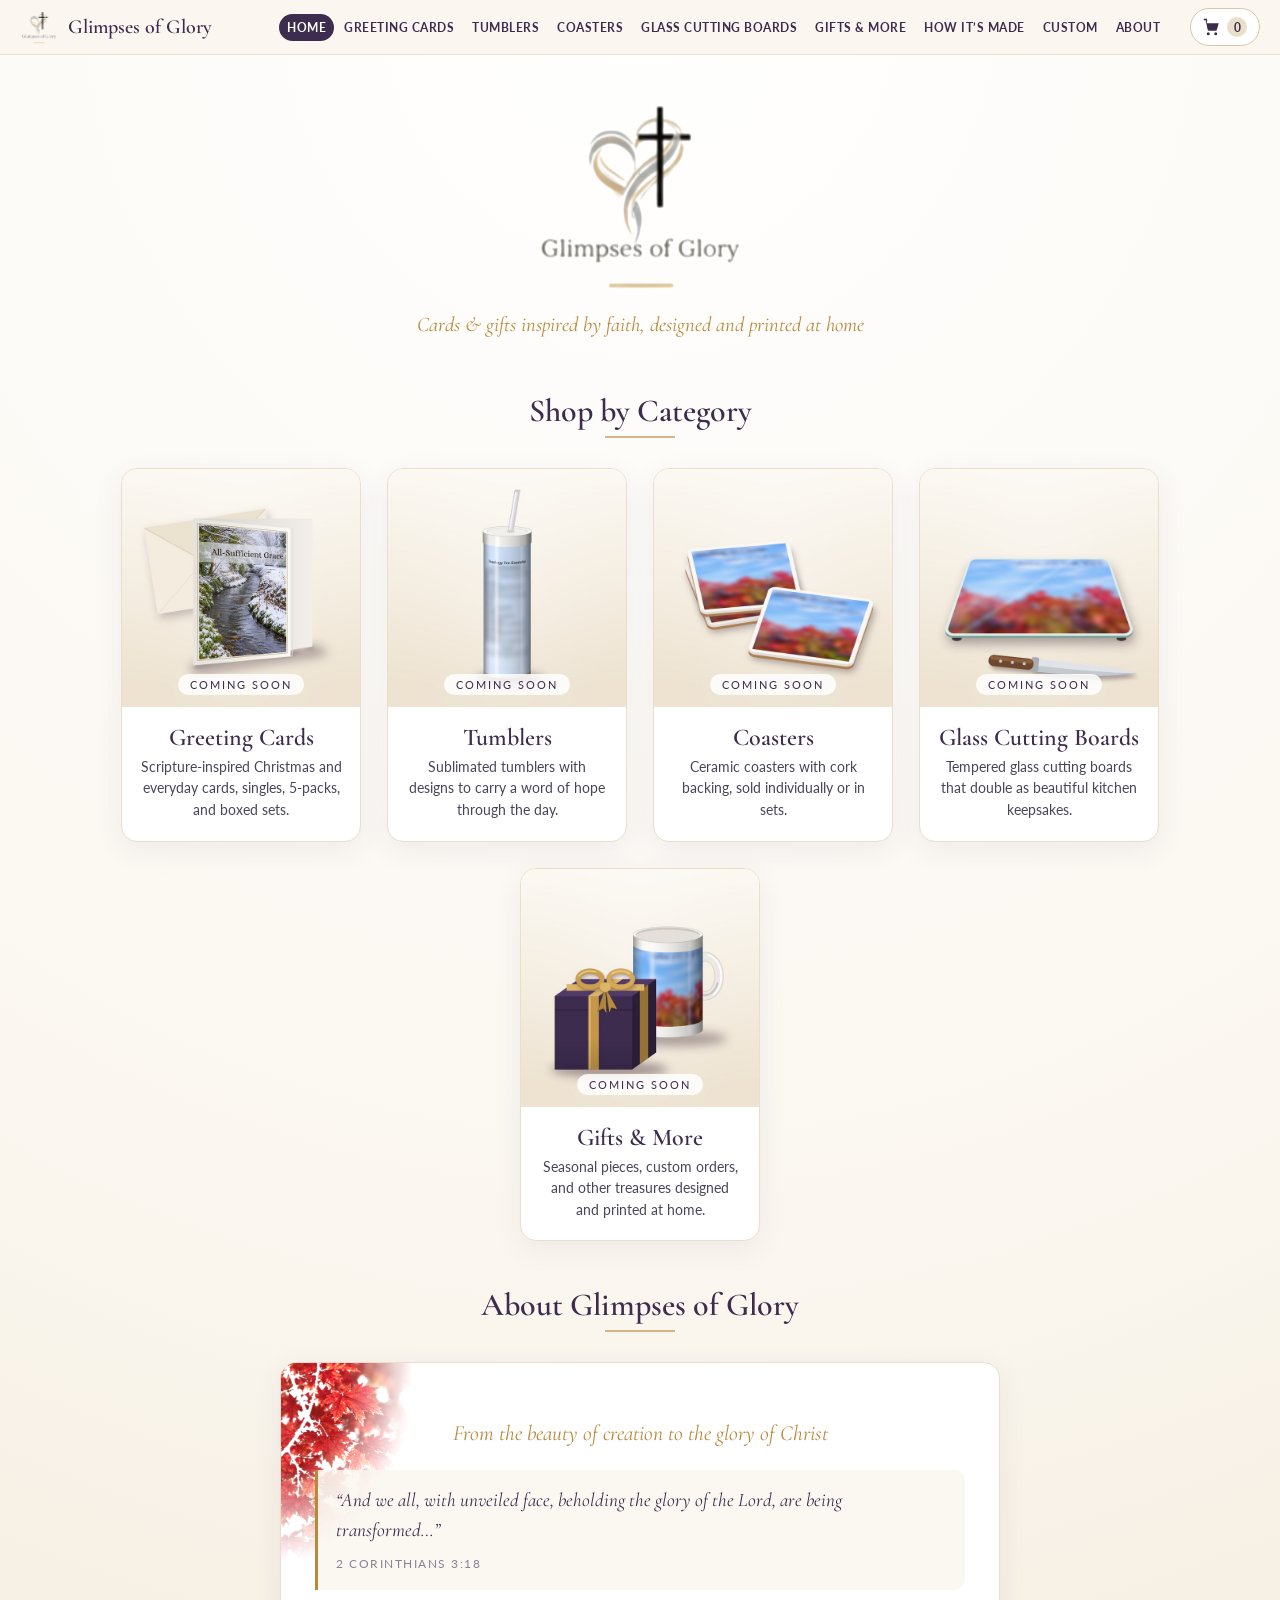
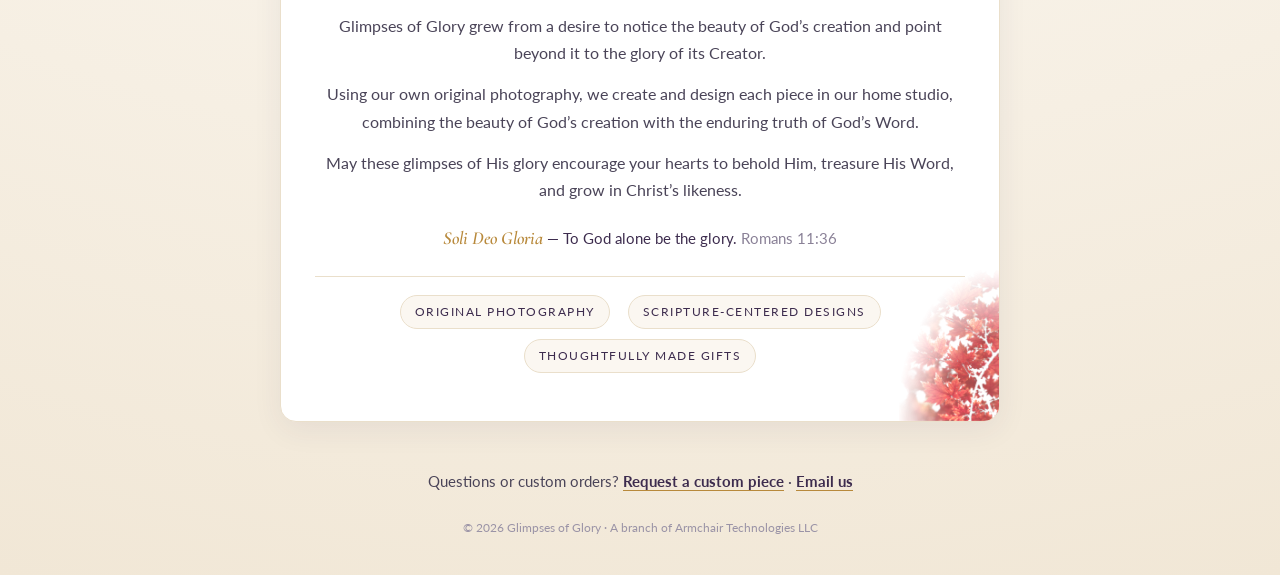
<file: index.html>
<!DOCTYPE html>
<html lang="en">
<head>
<meta charset="utf-8">
<meta name="viewport" content="width=device-width, initial-scale=1">
<title>Glimpses of Glory | Cards &amp; Gifts Designed and Printed at Home</title>
<meta name="description" content="Glimpses of Glory: faith-inspired greeting cards, tumblers, coasters, glass cutting boards, and more, designed and printed at home.">
<link rel="canonical" href="https://glimpsesofglory.shop/">
<meta property="og:type" content="website">
<meta property="og:site_name" content="Glimpses of Glory">
<meta property="og:title" content="Glimpses of Glory | Cards &amp; Gifts Designed and Printed at Home">
<meta property="og:description" content="Glimpses of Glory: faith-inspired greeting cards, tumblers, coasters, glass cutting boards, and more, designed and printed at home.">
<meta property="og:url" content="https://glimpsesofglory.shop/">
<meta property="og:image" content="https://glimpsesofglory.shop/logo.png">
<meta name="twitter:card" content="summary_large_image">
<link rel="icon" href="logo.png">
<link href="https://fonts.googleapis.com/css2?family=Cormorant+Garamond:ital,wght@0,500;0,600;1,500&family=Lato:wght@400;700&display=swap" rel="stylesheet">
<link rel="stylesheet" href="assets/shop.css">
</head>
<body>
  <div class="topbar">
    <div class="in">
      <a class="brand" href="./"><img src="logo.png" alt="" width="38" height="35"><span>Glimpses of Glory</span></a>
      <button type="button" class="menu-btn" aria-expanded="false" aria-controls="sitenav"><span class="bars" aria-hidden="true"></span>Menu</button>
      <nav class="sitenav" id="sitenav" aria-label="Shop">
        <ul>
        <li><a href="./" aria-current="page">Home</a></li>
        <li><a href="greeting-cards/">Greeting Cards</a></li>
        <li><a href="tumblers/">Tumblers</a></li>
        <li><a href="coasters/">Coasters</a></li>
        <li><a href="cutting-boards/">Glass Cutting Boards</a></li>
        <li><a href="gifts/">Gifts &amp; More</a></li>
        <li><a href="how-its-made/">How It&rsquo;s Made</a></li>
        <li><a href="custom.html">Custom</a></li>
        <li><a href="#about">About</a></li>
        </ul>
      </nav>
    </div>
  </div>
  <header id="top">
    <h1><img src="logo.png" alt="Glimpses of Glory" width="610" height="565"></h1>
    <div class="tag">Cards &amp; gifts inspired by faith, designed and printed at home</div>
  </header>

  <h2 class="section">Shop by Category</h2>
  <div class="divider"></div>
  <nav class="grid" id="cats" aria-label="Categories"></nav>

  <main id="sections"></main>

  <section class="about" id="about" aria-labelledby="about-title">
    <h2 class="section" id="about-title">About Glimpses of Glory</h2>
    <div class="divider"></div>
    <div class="about-card has-leaves">
      <img class="about-leaves tl" src="assets/about-leaves.png" alt="" aria-hidden="true">
      <img class="about-leaves br" src="assets/about-leaves.png" alt="" aria-hidden="true">
      <p class="about-tagline">From the beauty of creation to the glory of Christ</p>
      <blockquote class="about-verse">
        <p>&ldquo;And we all, with unveiled face, beholding the glory of the Lord, are being transformed&hellip;&rdquo;</p>
        <cite>2 Corinthians 3:18</cite>
      </blockquote>
      <p>Glimpses of Glory grew from a desire to notice the beauty of God&rsquo;s creation and point beyond it to the glory of its Creator.</p>
      <p>Using our own original photography, we create and design each piece in our home studio, combining the beauty of God&rsquo;s creation with the enduring truth of God&rsquo;s Word.</p>
      <p>May these glimpses of His glory encourage your hearts to behold Him, treasure His Word, and grow in Christ&rsquo;s likeness.</p>
      <p class="about-close"><span class="about-soli">Soli Deo Gloria</span> &mdash; To God alone be the glory. <cite>Romans 11:36</cite></p>
      <ul class="about-pillars">
        <li>Original photography</li>
        <li>Scripture-centered designs</li>
        <li>Thoughtfully made gifts</li>
      </ul>
    </div>
  </section>

  <div class="contact">Questions or custom orders? <a href="custom.html">Request a custom piece</a> &middot; <a href="mailto:hello@glimpsesofglory.shop">Email us</a></div>
  <footer>&copy; 2026 Glimpses of Glory &middot; A branch of Armchair Technologies LLC</footer>

<script src="assets/cart-config.js"></script>
<script src="assets/cart-rules.js"></script>
<script src="assets/cart.js"></script>
<script src="assets/shop.js"></script>
  <script data-goatcounter="https://glimpsesofglory.goatcounter.com/count" async src="//gc.zgo.at/count.js"></script>
</body>
</html>
</file>
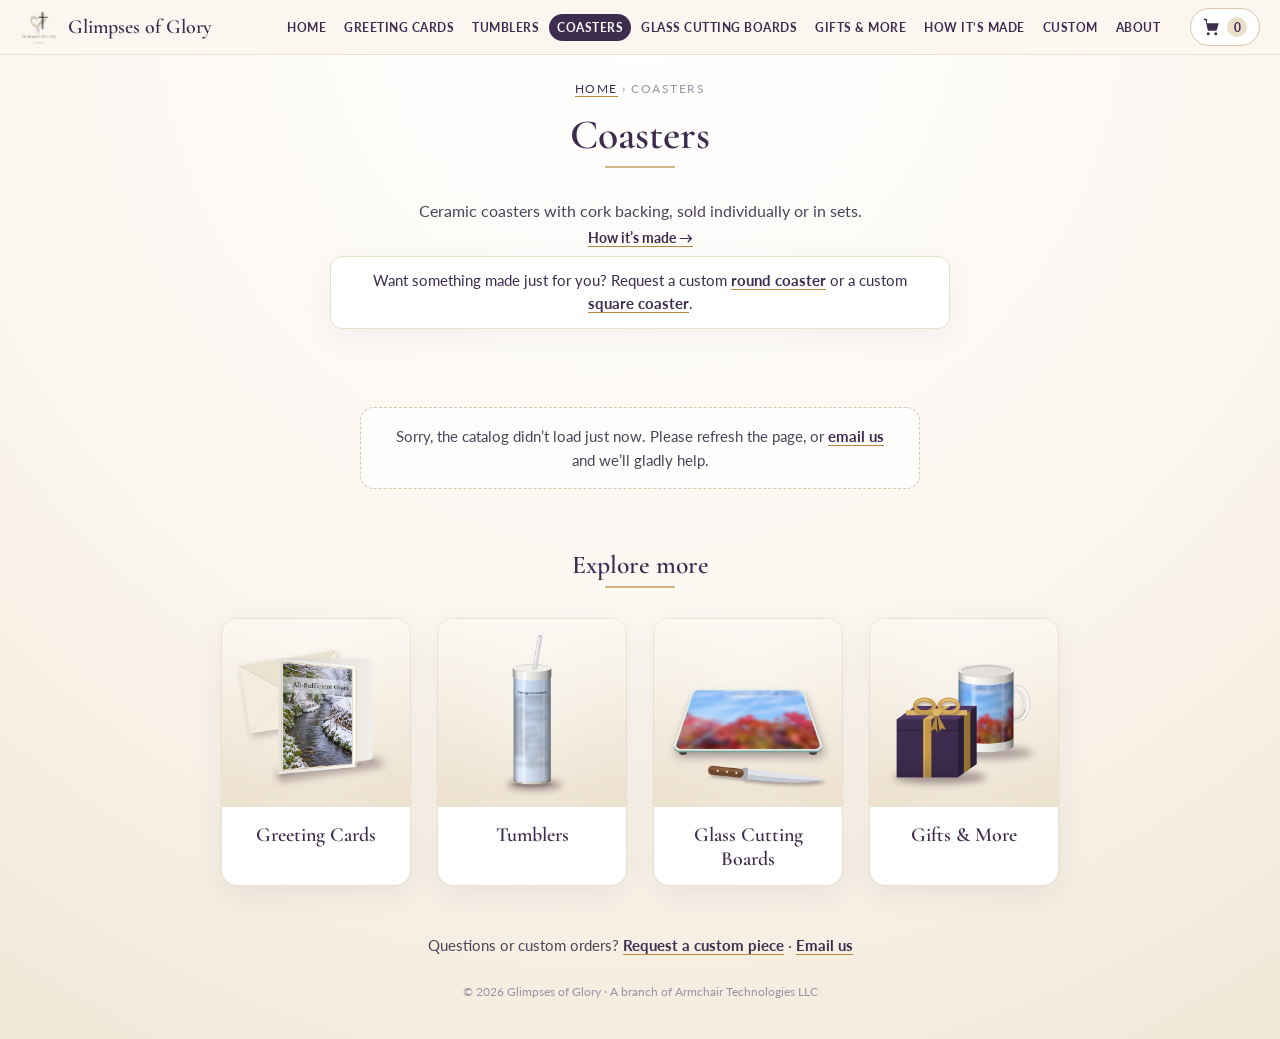
<file: coasters/index.html>
<!DOCTYPE html>
<html lang="en">
<head>
<meta charset="utf-8">
<meta name="viewport" content="width=device-width, initial-scale=1">
<title>Coasters | Glimpses of Glory</title>
<meta name="description" content="Faith-inspired ceramic coasters with cork backing, designed and printed at home by Glimpses of Glory, sold individually or in sets.">
<link rel="canonical" href="https://glimpsesofglory.shop/coasters/">
<meta property="og:type" content="website">
<meta property="og:site_name" content="Glimpses of Glory">
<meta property="og:title" content="Coasters | Glimpses of Glory">
<meta property="og:description" content="Faith-inspired ceramic coasters with cork backing, designed and printed at home by Glimpses of Glory, sold individually or in sets.">
<meta property="og:url" content="https://glimpsesofglory.shop/coasters/">
<meta property="og:image" content="https://glimpsesofglory.shop/cat-coasters.jpg">
<meta name="twitter:card" content="summary_large_image">
<link rel="icon" href="../logo.png">
<link href="https://fonts.googleapis.com/css2?family=Cormorant+Garamond:ital,wght@0,500;0,600;1,500&family=Lato:wght@400;700&display=swap" rel="stylesheet">
<link rel="stylesheet" href="../assets/shop.css">
</head>
<body data-category="coasters">
  <div class="topbar">
    <div class="in">
      <a class="brand" href="../"><img src="../logo.png" alt="" width="38" height="35"><span>Glimpses of Glory</span></a>
      <button type="button" class="menu-btn" aria-expanded="false" aria-controls="sitenav"><span class="bars" aria-hidden="true"></span>Menu</button>
      <nav class="sitenav" id="sitenav" aria-label="Shop">
        <ul>
        <li><a href="../">Home</a></li>
        <li><a href="../greeting-cards/">Greeting Cards</a></li>
        <li><a href="../tumblers/">Tumblers</a></li>
        <li><a href="../coasters/" aria-current="page">Coasters</a></li>
        <li><a href="../cutting-boards/">Glass Cutting Boards</a></li>
        <li><a href="../gifts/">Gifts &amp; More</a></li>
        <li><a href="../how-its-made/">How It&rsquo;s Made</a></li>
        <li><a href="../custom.html">Custom</a></li>
        <li><a href="../#about">About</a></li>
        </ul>
      </nav>
    </div>
  </div>
  <main>
    <div class="pagehead">
      <div class="crumbs"><a href="../">Home</a> &rsaquo; Coasters</div>
      <h1>Coasters</h1>
      <div class="divider"></div>
      <p class="intro">Ceramic coasters with cork backing, sold individually or in sets.</p>
      <!-- "How it's made" link line: points to this product's section on the How It's Made page -->
      <p class="howlink"><a href="../how-its-made/#coasters">How it&rsquo;s made &rarr;</a></p>
      <p class="custom-banner">Want something made just for you? Request a custom <a href="../custom.html?category=coaster-round">round coaster</a> or a custom <a href="../custom.html?category=coaster-square">square coaster</a>.</p>
      <div class="count" id="count"></div>
    </div>
    <div id="sections"></div>
  </main>

  <div class="contact">Questions or custom orders? <a href="../custom.html">Request a custom piece</a> &middot; <a href="mailto:hello@glimpsesofglory.shop">Email us</a></div>
  <footer>&copy; 2026 Glimpses of Glory &middot; A branch of Armchair Technologies LLC</footer>

<script src="../assets/cart-config.js"></script>
<script src="../assets/cart-rules.js"></script>
<script src="../assets/cart.js"></script>
<script src="../assets/shop.js"></script>
  <!-- Visitor stats (GoatCounter, free, no cookies): dashboard at https://glimpsesofglory.goatcounter.com -->
  <script data-goatcounter="https://glimpsesofglory.goatcounter.com/count" async src="//gc.zgo.at/count.js"></script>
</body>
</html>
</file>
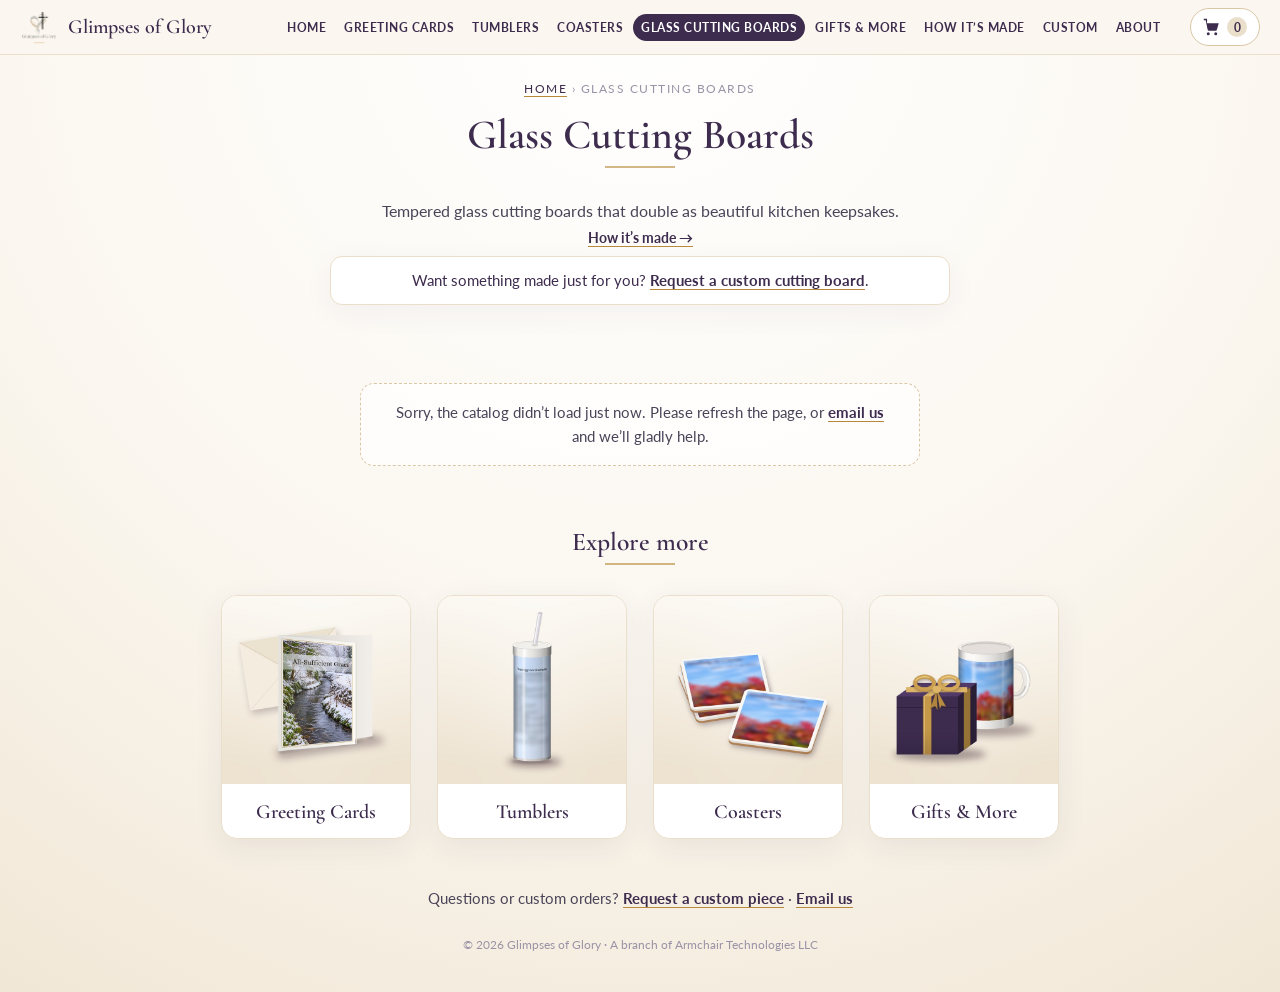
<file: cutting-boards/index.html>
<!DOCTYPE html>
<html lang="en">
<head>
<meta charset="utf-8">
<meta name="viewport" content="width=device-width, initial-scale=1">
<title>Glass Cutting Boards | Glimpses of Glory</title>
<meta name="description" content="Tempered glass cutting boards with faith-inspired designs from Glimpses of Glory: beautiful, useful kitchen keepsakes.">
<link rel="canonical" href="https://glimpsesofglory.shop/cutting-boards/">
<meta property="og:type" content="website">
<meta property="og:site_name" content="Glimpses of Glory">
<meta property="og:title" content="Glass Cutting Boards | Glimpses of Glory">
<meta property="og:description" content="Tempered glass cutting boards with faith-inspired designs from Glimpses of Glory: beautiful, useful kitchen keepsakes.">
<meta property="og:url" content="https://glimpsesofglory.shop/cutting-boards/">
<meta property="og:image" content="https://glimpsesofglory.shop/cat-cutting-boards.jpg">
<meta name="twitter:card" content="summary_large_image">
<link rel="icon" href="../logo.png">
<link href="https://fonts.googleapis.com/css2?family=Cormorant+Garamond:ital,wght@0,500;0,600;1,500&family=Lato:wght@400;700&display=swap" rel="stylesheet">
<link rel="stylesheet" href="../assets/shop.css">
</head>
<body data-category="cutting-boards">
  <div class="topbar">
    <div class="in">
      <a class="brand" href="../"><img src="../logo.png" alt="" width="38" height="35"><span>Glimpses of Glory</span></a>
      <button type="button" class="menu-btn" aria-expanded="false" aria-controls="sitenav"><span class="bars" aria-hidden="true"></span>Menu</button>
      <nav class="sitenav" id="sitenav" aria-label="Shop">
        <ul>
        <li><a href="../">Home</a></li>
        <li><a href="../greeting-cards/">Greeting Cards</a></li>
        <li><a href="../tumblers/">Tumblers</a></li>
        <li><a href="../coasters/">Coasters</a></li>
        <li><a href="../cutting-boards/" aria-current="page">Glass Cutting Boards</a></li>
        <li><a href="../gifts/">Gifts &amp; More</a></li>
        <li><a href="../how-its-made/">How It&rsquo;s Made</a></li>
        <li><a href="../custom.html">Custom</a></li>
        <li><a href="../#about">About</a></li>
        </ul>
      </nav>
    </div>
  </div>
  <main>
    <div class="pagehead">
      <div class="crumbs"><a href="../">Home</a> &rsaquo; Glass Cutting Boards</div>
      <h1>Glass Cutting Boards</h1>
      <div class="divider"></div>
      <p class="intro">Tempered glass cutting boards that double as beautiful kitchen keepsakes.</p>
      <!-- "How it's made" link line: points to this product's section on the How It's Made page -->
      <p class="howlink"><a href="../how-its-made/#cutting-boards">How it&rsquo;s made &rarr;</a></p>
      <p class="custom-banner">Want something made just for you? <a href="../custom.html?category=cutting-board">Request a custom cutting board</a>.</p>
      <div class="count" id="count"></div>
    </div>
    <div id="sections"></div>
  </main>

  <div class="contact">Questions or custom orders? <a href="../custom.html">Request a custom piece</a> &middot; <a href="mailto:hello@glimpsesofglory.shop">Email us</a></div>
  <footer>&copy; 2026 Glimpses of Glory &middot; A branch of Armchair Technologies LLC</footer>

<script src="../assets/cart-config.js"></script>
<script src="../assets/cart-rules.js"></script>
<script src="../assets/cart.js"></script>
<script src="../assets/shop.js"></script>
  <!-- Visitor stats (GoatCounter, free, no cookies): dashboard at https://glimpsesofglory.goatcounter.com -->
  <script data-goatcounter="https://glimpsesofglory.goatcounter.com/count" async src="//gc.zgo.at/count.js"></script>
</body>
</html>
</file>
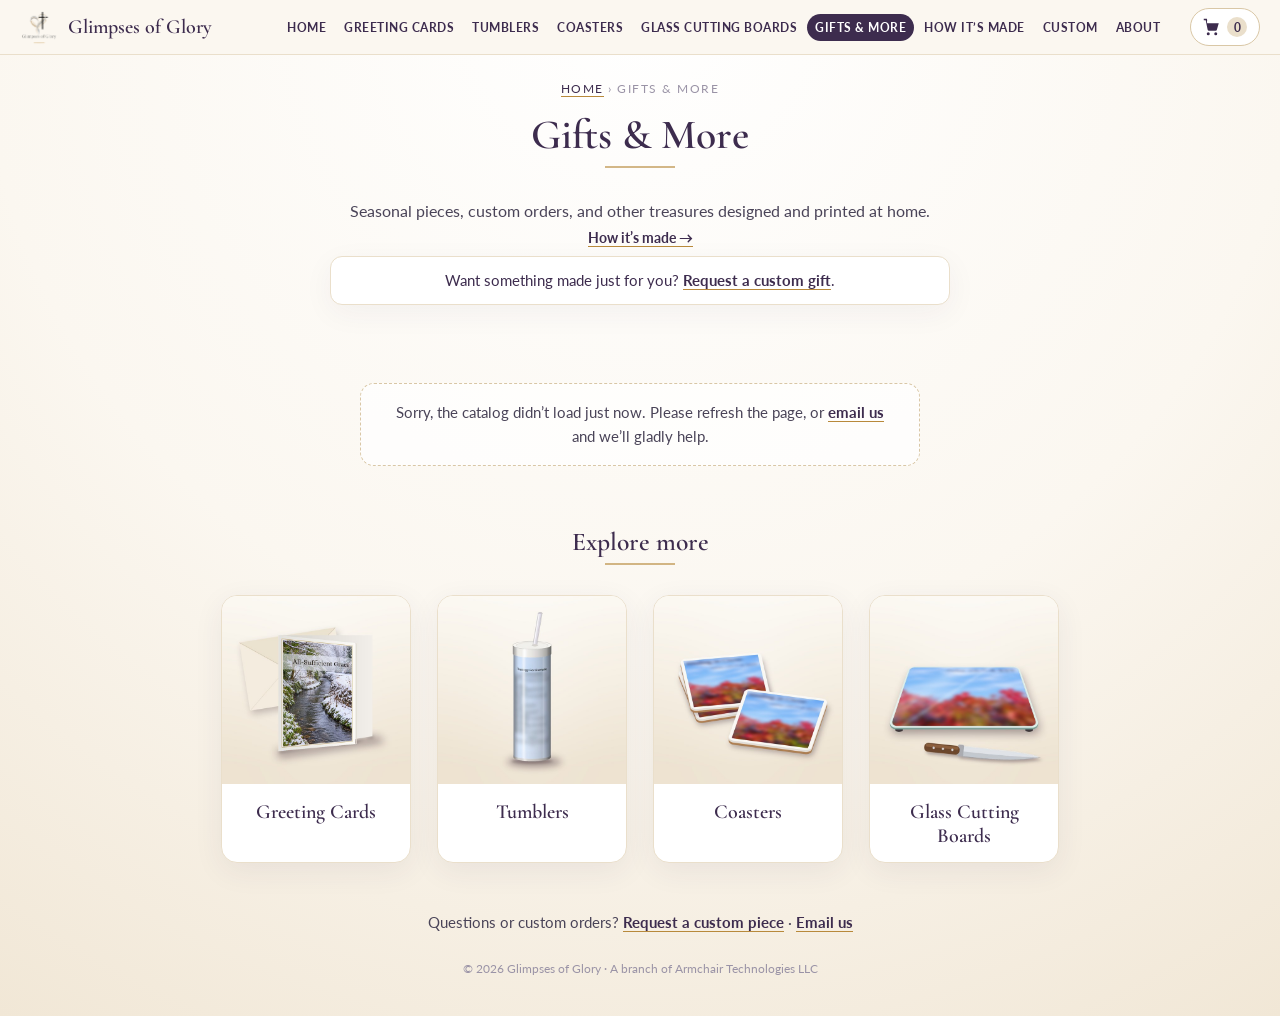
<file: gifts/index.html>
<!DOCTYPE html>
<html lang="en">
<head>
<meta charset="utf-8">
<meta name="viewport" content="width=device-width, initial-scale=1">
<title>Gifts &amp; More | Glimpses of Glory</title>
<meta name="description" content="Seasonal pieces, custom orders, and other faith-inspired treasures, designed and printed at home by Glimpses of Glory.">
<link rel="canonical" href="https://glimpsesofglory.shop/gifts/">
<meta property="og:type" content="website">
<meta property="og:site_name" content="Glimpses of Glory">
<meta property="og:title" content="Gifts &amp; More | Glimpses of Glory">
<meta property="og:description" content="Seasonal pieces, custom orders, and other faith-inspired treasures, designed and printed at home by Glimpses of Glory.">
<meta property="og:url" content="https://glimpsesofglory.shop/gifts/">
<meta property="og:image" content="https://glimpsesofglory.shop/cat-gifts.jpg">
<meta name="twitter:card" content="summary_large_image">
<link rel="icon" href="../logo.png">
<link href="https://fonts.googleapis.com/css2?family=Cormorant+Garamond:ital,wght@0,500;0,600;1,500&family=Lato:wght@400;700&display=swap" rel="stylesheet">
<link rel="stylesheet" href="../assets/shop.css">
</head>
<body data-category="gifts">
  <div class="topbar">
    <div class="in">
      <a class="brand" href="../"><img src="../logo.png" alt="" width="38" height="35"><span>Glimpses of Glory</span></a>
      <button type="button" class="menu-btn" aria-expanded="false" aria-controls="sitenav"><span class="bars" aria-hidden="true"></span>Menu</button>
      <nav class="sitenav" id="sitenav" aria-label="Shop">
        <ul>
        <li><a href="../">Home</a></li>
        <li><a href="../greeting-cards/">Greeting Cards</a></li>
        <li><a href="../tumblers/">Tumblers</a></li>
        <li><a href="../coasters/">Coasters</a></li>
        <li><a href="../cutting-boards/">Glass Cutting Boards</a></li>
        <li><a href="../gifts/" aria-current="page">Gifts &amp; More</a></li>
        <li><a href="../how-its-made/">How It&rsquo;s Made</a></li>
        <li><a href="../custom.html">Custom</a></li>
        <li><a href="../#about">About</a></li>
        </ul>
      </nav>
    </div>
  </div>
  <main>
    <div class="pagehead">
      <div class="crumbs"><a href="../">Home</a> &rsaquo; Gifts &amp; More</div>
      <h1>Gifts &amp; More</h1>
      <div class="divider"></div>
      <p class="intro">Seasonal pieces, custom orders, and other treasures designed and printed at home.</p>
      <!-- "How it's made" link line: points to this product's section on the How It's Made page -->
      <p class="howlink"><a href="../how-its-made/#packaging-and-stands">How it&rsquo;s made &rarr;</a></p>
      <p class="custom-banner">Want something made just for you? <a href="../custom.html?category=gift">Request a custom gift</a>.</p>
      <div class="count" id="count"></div>
    </div>
    <div id="sections"></div>
  </main>

  <div class="contact">Questions or custom orders? <a href="../custom.html">Request a custom piece</a> &middot; <a href="mailto:hello@glimpsesofglory.shop">Email us</a></div>
  <footer>&copy; 2026 Glimpses of Glory &middot; A branch of Armchair Technologies LLC</footer>

<script src="../assets/cart-config.js"></script>
<script src="../assets/cart-rules.js"></script>
<script src="../assets/cart.js"></script>
<script src="../assets/shop.js"></script>
  <!-- Visitor stats (GoatCounter, free, no cookies): dashboard at https://glimpsesofglory.goatcounter.com -->
  <script data-goatcounter="https://glimpsesofglory.goatcounter.com/count" async src="//gc.zgo.at/count.js"></script>
</body>
</html>
</file>
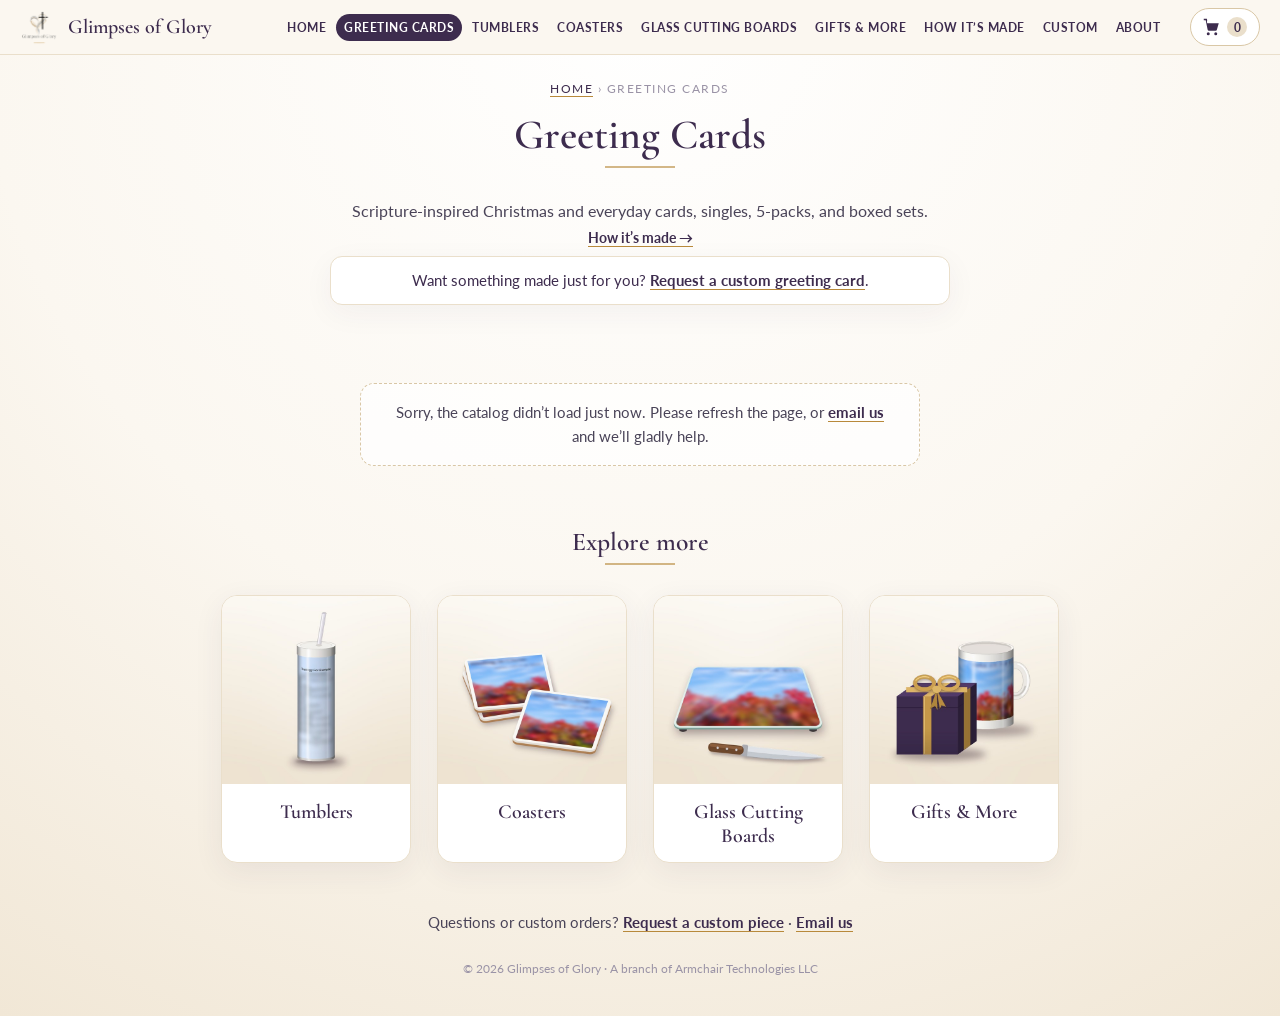
<file: greeting-cards/index.html>
<!DOCTYPE html>
<html lang="en">
<head>
<meta charset="utf-8">
<meta name="viewport" content="width=device-width, initial-scale=1">
<title>Greeting Cards | Glimpses of Glory</title>
<meta name="description" content="Scripture-inspired Christmas and everyday greeting cards, designed and printed at home by Glimpses of Glory: singles, 5-packs, and boxed sets.">
<link rel="canonical" href="https://glimpsesofglory.shop/greeting-cards/">
<meta property="og:type" content="website">
<meta property="og:site_name" content="Glimpses of Glory">
<meta property="og:title" content="Greeting Cards | Glimpses of Glory">
<meta property="og:description" content="Scripture-inspired Christmas and everyday greeting cards, designed and printed at home by Glimpses of Glory: singles, 5-packs, and boxed sets.">
<meta property="og:url" content="https://glimpsesofglory.shop/greeting-cards/">
<meta property="og:image" content="https://glimpsesofglory.shop/cat-cards.jpg">
<meta name="twitter:card" content="summary_large_image">
<link rel="icon" href="../logo.png">
<link href="https://fonts.googleapis.com/css2?family=Cormorant+Garamond:ital,wght@0,500;0,600;1,500&family=Lato:wght@400;700&display=swap" rel="stylesheet">
<link rel="stylesheet" href="../assets/shop.css">
</head>
<body data-category="greeting-cards">
  <div class="topbar">
    <div class="in">
      <a class="brand" href="../"><img src="../logo.png" alt="" width="38" height="35"><span>Glimpses of Glory</span></a>
      <button type="button" class="menu-btn" aria-expanded="false" aria-controls="sitenav"><span class="bars" aria-hidden="true"></span>Menu</button>
      <nav class="sitenav" id="sitenav" aria-label="Shop">
        <ul>
        <li><a href="../">Home</a></li>
        <li><a href="../greeting-cards/" aria-current="page">Greeting Cards</a></li>
        <li><a href="../tumblers/">Tumblers</a></li>
        <li><a href="../coasters/">Coasters</a></li>
        <li><a href="../cutting-boards/">Glass Cutting Boards</a></li>
        <li><a href="../gifts/">Gifts &amp; More</a></li>
        <li><a href="../how-its-made/">How It&rsquo;s Made</a></li>
        <li><a href="../custom.html">Custom</a></li>
        <li><a href="../#about">About</a></li>
        </ul>
      </nav>
    </div>
  </div>
  <main>
    <div class="pagehead">
      <div class="crumbs"><a href="../">Home</a> &rsaquo; Greeting Cards</div>
      <h1>Greeting Cards</h1>
      <div class="divider"></div>
      <p class="intro">Scripture-inspired Christmas and everyday cards, singles, 5-packs, and boxed sets.</p>
      <!-- "How it's made" link line: points to this product's section on the How It's Made page -->
      <p class="howlink"><a href="../how-its-made/#greeting-cards">How it&rsquo;s made &rarr;</a></p>
      <p class="custom-banner">Want something made just for you? <a href="../custom.html?category=greeting-card">Request a custom greeting card</a>.</p>
      <div class="count" id="count"></div>
    </div>
    <div id="sections"></div>
  </main>

  <div class="contact">Questions or custom orders? <a href="../custom.html">Request a custom piece</a> &middot; <a href="mailto:hello@glimpsesofglory.shop">Email us</a></div>
  <footer>&copy; 2026 Glimpses of Glory &middot; A branch of Armchair Technologies LLC</footer>

<script src="../assets/cart-config.js"></script>
<script src="../assets/cart-rules.js"></script>
<script src="../assets/cart.js"></script>
<script src="../assets/shop.js"></script>
  <!-- Visitor stats (GoatCounter, free, no cookies): dashboard at https://glimpsesofglory.goatcounter.com -->
  <script data-goatcounter="https://glimpsesofglory.goatcounter.com/count" async src="//gc.zgo.at/count.js"></script>
</body>
</html>
</file>
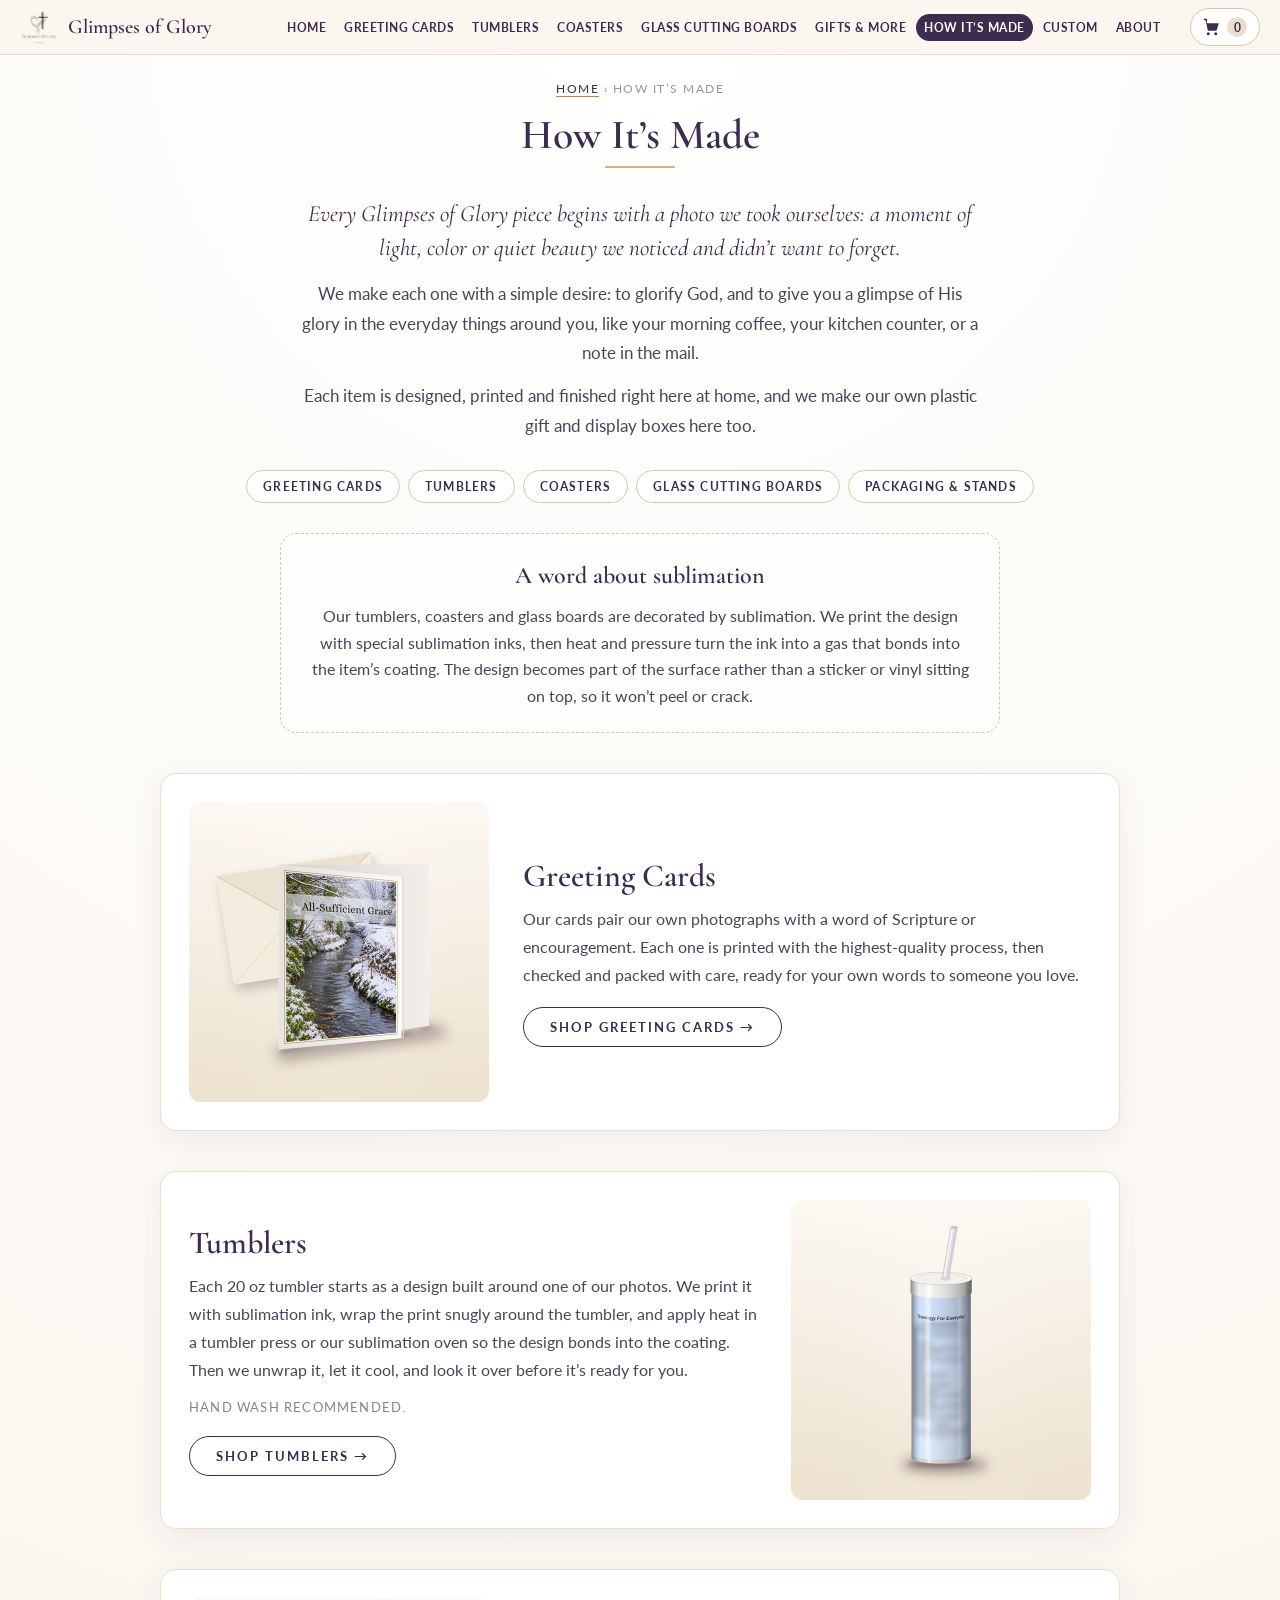
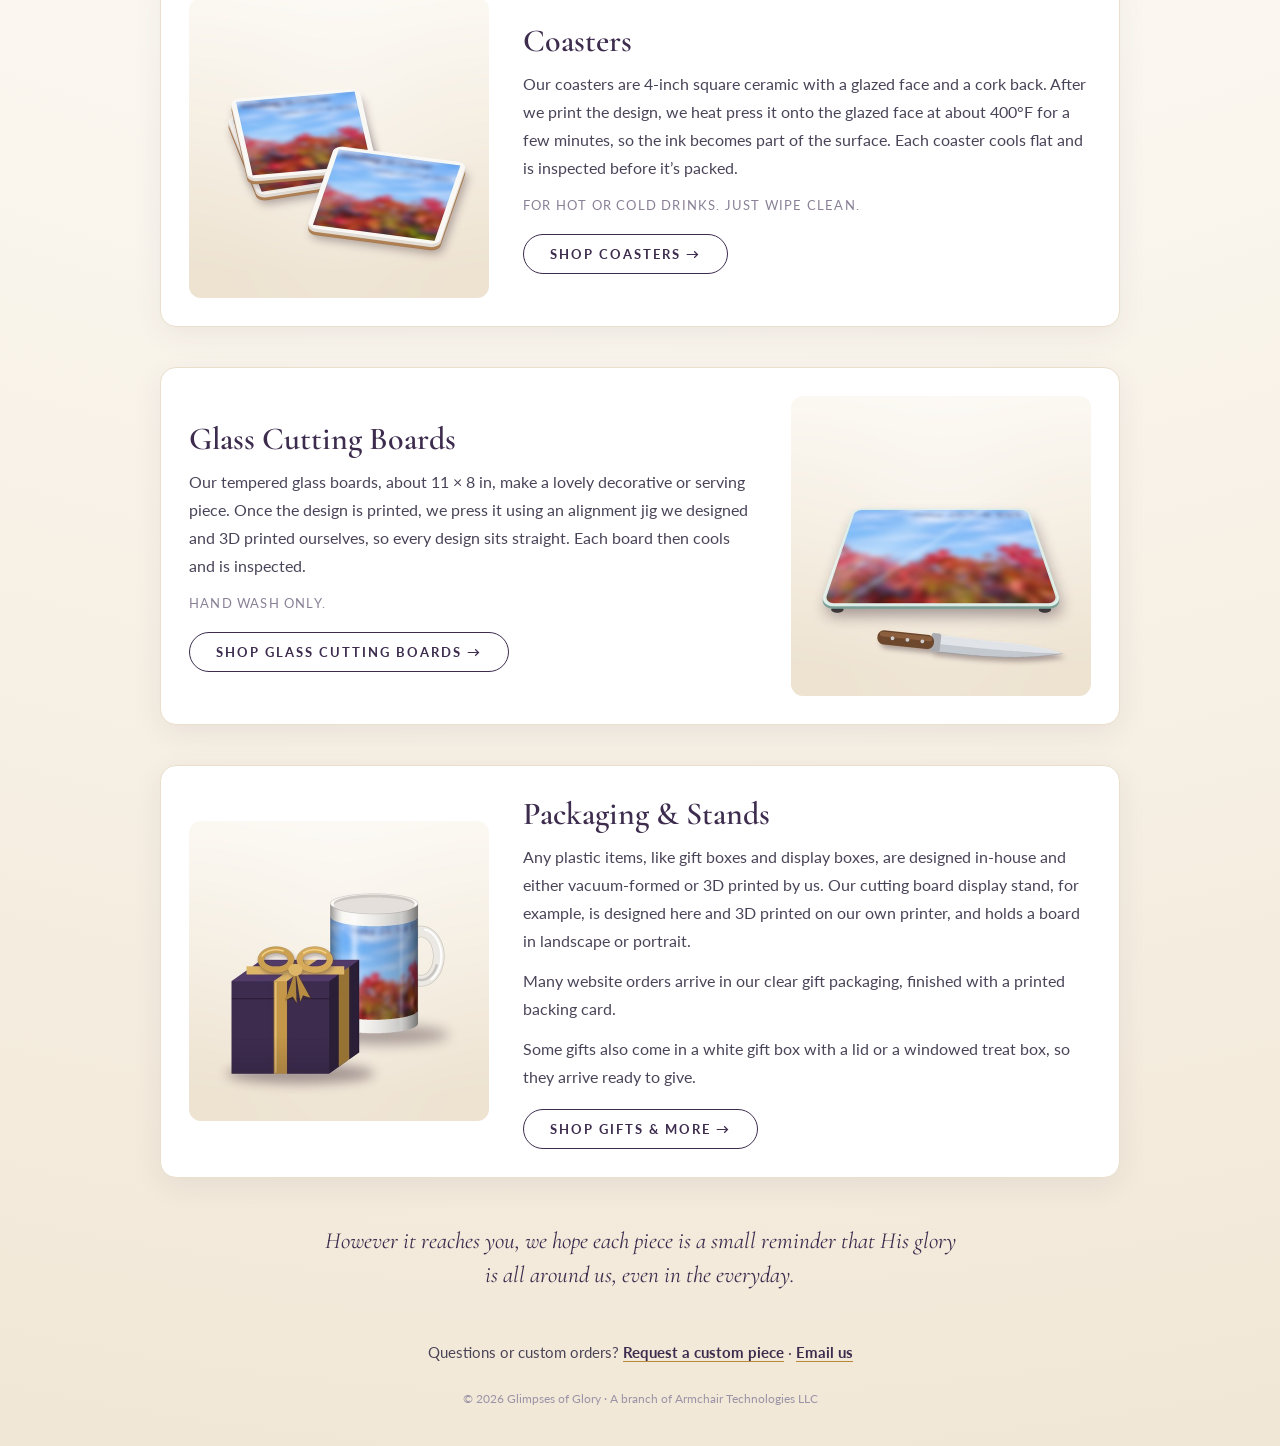
<file: how-its-made/index.html>
<!DOCTYPE html>
<html lang="en">
<head>
<meta charset="utf-8">
<meta name="viewport" content="width=device-width, initial-scale=1">
<title>How It&rsquo;s Made | Glimpses of Glory</title>
<meta name="description" content="How Glimpses of Glory cards, tumblers, coasters, glass cutting boards, stands and gift packaging are designed, printed and pressed at home, using photos we take ourselves.">
<link rel="canonical" href="https://glimpsesofglory.shop/how-its-made/">
<meta property="og:type" content="website">
<meta property="og:site_name" content="Glimpses of Glory">
<meta property="og:title" content="How It&rsquo;s Made | Glimpses of Glory">
<meta property="og:description" content="How Glimpses of Glory pieces are designed, printed and pressed at home, using photos we take ourselves.">
<meta property="og:url" content="https://glimpsesofglory.shop/how-its-made/">
<meta property="og:image" content="https://glimpsesofglory.shop/logo.png">
<meta name="twitter:card" content="summary_large_image">
<link rel="icon" href="../logo.png">
<link href="https://fonts.googleapis.com/css2?family=Cormorant+Garamond:ital,wght@0,500;0,600;1,500&family=Lato:wght@400;700&display=swap" rel="stylesheet">
<link rel="stylesheet" href="../assets/shop.css">
</head>
<body data-page="static">
  <div class="topbar">
    <div class="in">
      <a class="brand" href="../"><img src="../logo.png" alt="" width="38" height="35"><span>Glimpses of Glory</span></a>
      <button type="button" class="menu-btn" aria-expanded="false" aria-controls="sitenav"><span class="bars" aria-hidden="true"></span>Menu</button>
      <nav class="sitenav" id="sitenav" aria-label="Shop">
        <ul>
        <li><a href="../">Home</a></li>
        <li><a href="../greeting-cards/">Greeting Cards</a></li>
        <li><a href="../tumblers/">Tumblers</a></li>
        <li><a href="../coasters/">Coasters</a></li>
        <li><a href="../cutting-boards/">Glass Cutting Boards</a></li>
        <li><a href="../gifts/">Gifts &amp; More</a></li>
        <li><a href="../how-its-made/" aria-current="page">How It&rsquo;s Made</a></li>
        <li><a href="../custom.html">Custom</a></li>
        <li><a href="../#about">About</a></li>
        </ul>
      </nav>
    </div>
  </div>

  <!-- =====================================================================
       HOW IT'S MADE PAGE: EDITING THE WORDS
       All of the text on this page is plain HTML, so you can change it here.
       - Change only the words between the tags, e.g. <p>change these words</p>.
       - One <p>...</p> per paragraph. Leave the id="..." parts alone:
         the product pop-ups link to them (#greeting-cards, #tumblers,
         #coasters, #cutting-boards, #packaging-and-stands).
       - Things we must NOT say: "handmade from scratch", clay or kiln-fired,
         dishwasher-, microwave- or food-safe, laser engraved, eco-friendly,
         "never fades" or lifetime guarantees, stainless steel / insulated /
         BPA-free, knife-proof, kraft / recyclable / compostable, PLA or PETG.
       - No equipment or supplier brand names. Use generic terms such as
         sublimation oven, heat press, tumbler press, 3D printer, vacuum former.
       ===================================================================== -->
  <main class="hm">
    <div class="pagehead">
      <div class="crumbs"><a href="../">Home</a> &rsaquo; How It&rsquo;s Made</div>
      <h1>How It&rsquo;s Made</h1>
      <div class="divider"></div>
    </div>

    <!-- INTRO: the warm opening paragraphs -->
    <div class="hm-intro">
      <p>Every Glimpses of Glory piece begins with a photo we took ourselves: a moment of light, color or quiet beauty we noticed and didn&rsquo;t want to forget.</p>
      <p>We make each one with a simple desire: to glorify God, and to give you a glimpse of His glory in the everyday things around you, like your morning coffee, your kitchen counter, or a note in the mail.</p>
      <p>Each item is designed, printed and finished right here at home, and we make our own plastic gift and display boxes here too.</p>
    </div>

    <!-- QUICK LINKS to each section below (keep in the same order as the sections) -->
    <nav class="hm-jump" aria-label="Jump to a product">
      <a href="#greeting-cards">Greeting Cards</a>
      <a href="#tumblers">Tumblers</a>
      <a href="#coasters">Coasters</a>
      <a href="#cutting-boards">Glass Cutting Boards</a>
      <a href="#packaging-and-stands">Packaging &amp; Stands</a>
    </nav>

    <!-- SUBLIMATION EXPLAINER: shared by tumblers, coasters and cutting boards -->
    <aside class="hm-note">
      <h2>A word about sublimation</h2>
      <p>Our tumblers, coasters and glass boards are decorated by sublimation. We print the design with special sublimation inks, then heat and pressure turn the ink into a gas that bonds into the item&rsquo;s coating. The design becomes part of the surface rather than a sticker or vinyl sitting on top, so it won&rsquo;t peel or crack.</p>
    </aside>

    <!-- SECTION: GREETING CARDS (keep id="greeting-cards") -->
    <section class="hm-sec" id="greeting-cards" aria-labelledby="h-cards">
      <img src="../cat-cards.jpg" alt="Glimpses of Glory greeting cards" loading="lazy" width="600" height="600">
      <div class="hm-txt">
        <h2 id="h-cards">Greeting Cards</h2>
        <p>Our cards pair our own photographs with a word of Scripture or encouragement. Each one is printed with the highest-quality process, then checked and packed with care, ready for your own words to someone you love.</p>
        <a class="seeall" href="../greeting-cards/">Shop Greeting Cards &rarr;</a>
      </div>
    </section>

    <!-- SECTION: TUMBLERS (keep id="tumblers") -->
    <section class="hm-sec" id="tumblers" aria-labelledby="h-tumblers">
      <img src="../cat-tumblers.jpg" alt="Glimpses of Glory 20 oz tumbler" loading="lazy" width="600" height="600">
      <div class="hm-txt">
        <h2 id="h-tumblers">Tumblers</h2>
        <p>Each 20 oz tumbler starts as a design built around one of our photos. We print it with sublimation ink, wrap the print snugly around the tumbler, and apply heat in a tumbler press or our sublimation oven so the design bonds into the coating. Then we unwrap it, let it cool, and look it over before it&rsquo;s ready for you.</p>
        <p class="care">Hand wash recommended.</p>
        <a class="seeall" href="../tumblers/">Shop Tumblers &rarr;</a>
      </div>
    </section>

    <!-- SECTION: COASTERS (keep id="coasters") -->
    <section class="hm-sec" id="coasters" aria-labelledby="h-coasters">
      <img src="../cat-coasters.jpg" alt="Glimpses of Glory ceramic coasters" loading="lazy" width="600" height="600">
      <div class="hm-txt">
        <h2 id="h-coasters">Coasters</h2>
        <p>Our coasters are 4-inch square ceramic with a glazed face and a cork back. After we print the design, we heat press it onto the glazed face at about 400&deg;F for a few minutes, so the ink becomes part of the surface. Each coaster cools flat and is inspected before it&rsquo;s packed.</p>
        <p class="care">For hot or cold drinks. Just wipe clean.</p>
        <a class="seeall" href="../coasters/">Shop Coasters &rarr;</a>
      </div>
    </section>

    <!-- SECTION: GLASS CUTTING BOARDS (keep id="cutting-boards") -->
    <section class="hm-sec" id="cutting-boards" aria-labelledby="h-boards">
      <img src="../cat-cutting-boards.jpg" alt="Glimpses of Glory tempered glass board" loading="lazy" width="600" height="600">
      <div class="hm-txt">
        <h2 id="h-boards">Glass Cutting Boards</h2>
        <p>Our tempered glass boards, about 11 &times; 8 in, make a lovely decorative or serving piece. Once the design is printed, we press it using an alignment jig we designed and 3D printed ourselves, so every design sits straight. Each board then cools and is inspected.</p>
        <p class="care">Hand wash only.</p>
        <a class="seeall" href="../cutting-boards/">Shop Glass Cutting Boards &rarr;</a>
      </div>
    </section>

    <!-- SECTION: PACKAGING & STANDS (keep id="packaging-and-stands") -->
    <section class="hm-sec" id="packaging-and-stands" aria-labelledby="h-pack">
      <img src="../cat-gifts.jpg" alt="Glimpses of Glory gifts" loading="lazy" width="600" height="600">
      <div class="hm-txt">
        <h2 id="h-pack">Packaging &amp; Stands</h2>
        <!-- Plastic items paragraph (wording approved by Satish) -->
        <p>Any plastic items, like gift boxes and display boxes, are designed in-house and either vacuum-formed or 3D printed by us. Our cutting board display stand, for example, is designed here and 3D printed on our own printer, and holds a board in landscape or portrait.</p>
        <!-- Clear gift packs are for website orders (not necessarily at fairs). -->
        <p>Many website orders arrive in our clear gift packaging, finished with a printed backing card.</p>
        <!-- Other boxes on record (from sourcing): white gift boxes with lids and windowed treat boxes. -->
        <p>Some gifts also come in a white gift box with a lid or a windowed treat box, so they arrive ready to give.</p>
        <a class="seeall" href="../gifts/">Shop Gifts &amp; More &rarr;</a>
      </div>
    </section>

    <!-- CLOSING LINE -->
    <p class="hm-close">However it reaches you, we hope each piece is a small reminder that His glory is all around us, even in the everyday.</p>
  </main>

  <div class="contact">Questions or custom orders? <a href="../custom.html">Request a custom piece</a> &middot; <a href="mailto:hello@glimpsesofglory.shop">Email us</a></div>
  <footer>&copy; 2026 Glimpses of Glory &middot; A branch of Armchair Technologies LLC</footer>

<script src="../assets/cart-config.js"></script>
<script src="../assets/cart-rules.js"></script>
<script src="../assets/cart.js"></script>
<script src="../assets/shop.js"></script>
  <!-- Visitor stats (GoatCounter, free, no cookies): dashboard at https://glimpsesofglory.goatcounter.com -->
  <script data-goatcounter="https://glimpsesofglory.goatcounter.com/count" async src="//gc.zgo.at/count.js"></script>
</body>
</html>
</file>
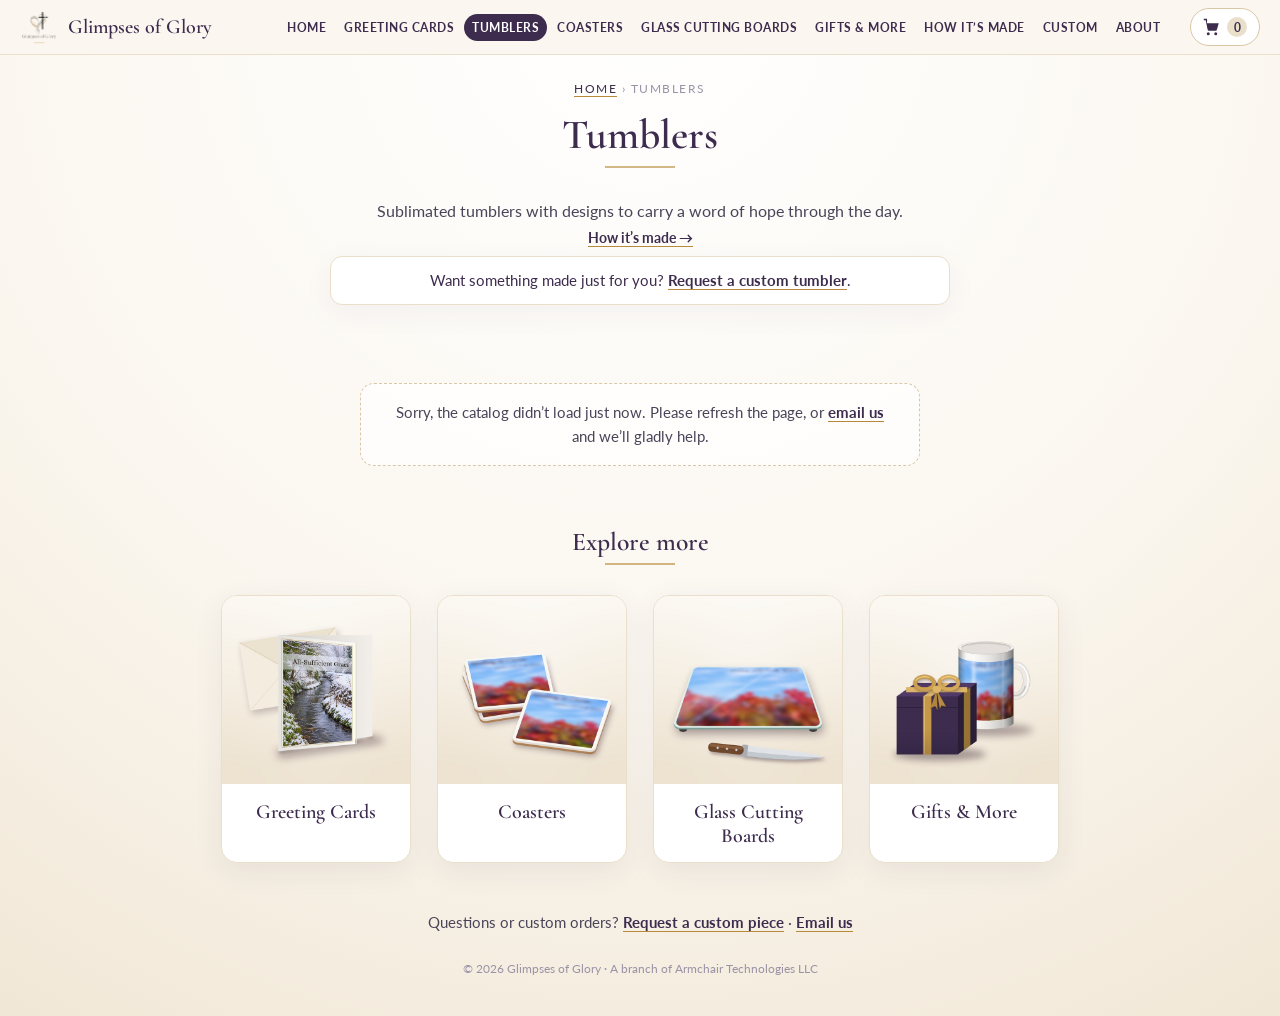
<file: tumblers/index.html>
<!DOCTYPE html>
<html lang="en">
<head>
<meta charset="utf-8">
<meta name="viewport" content="width=device-width, initial-scale=1">
<title>Tumblers | Glimpses of Glory</title>
<meta name="description" content="Faith-inspired sublimated tumblers from Glimpses of Glory, designed to carry a word of hope through the day.">
<link rel="canonical" href="https://glimpsesofglory.shop/tumblers/">
<meta property="og:type" content="website">
<meta property="og:site_name" content="Glimpses of Glory">
<meta property="og:title" content="Tumblers | Glimpses of Glory">
<meta property="og:description" content="Faith-inspired sublimated tumblers from Glimpses of Glory, designed to carry a word of hope through the day.">
<meta property="og:url" content="https://glimpsesofglory.shop/tumblers/">
<meta property="og:image" content="https://glimpsesofglory.shop/cat-tumblers.jpg">
<meta name="twitter:card" content="summary_large_image">
<link rel="icon" href="../logo.png">
<link href="https://fonts.googleapis.com/css2?family=Cormorant+Garamond:ital,wght@0,500;0,600;1,500&family=Lato:wght@400;700&display=swap" rel="stylesheet">
<link rel="stylesheet" href="../assets/shop.css">
</head>
<body data-category="tumblers">
  <div class="topbar">
    <div class="in">
      <a class="brand" href="../"><img src="../logo.png" alt="" width="38" height="35"><span>Glimpses of Glory</span></a>
      <button type="button" class="menu-btn" aria-expanded="false" aria-controls="sitenav"><span class="bars" aria-hidden="true"></span>Menu</button>
      <nav class="sitenav" id="sitenav" aria-label="Shop">
        <ul>
        <li><a href="../">Home</a></li>
        <li><a href="../greeting-cards/">Greeting Cards</a></li>
        <li><a href="../tumblers/" aria-current="page">Tumblers</a></li>
        <li><a href="../coasters/">Coasters</a></li>
        <li><a href="../cutting-boards/">Glass Cutting Boards</a></li>
        <li><a href="../gifts/">Gifts &amp; More</a></li>
        <li><a href="../how-its-made/">How It&rsquo;s Made</a></li>
        <li><a href="../custom.html">Custom</a></li>
        <li><a href="../#about">About</a></li>
        </ul>
      </nav>
    </div>
  </div>
  <main>
    <div class="pagehead">
      <div class="crumbs"><a href="../">Home</a> &rsaquo; Tumblers</div>
      <h1>Tumblers</h1>
      <div class="divider"></div>
      <p class="intro">Sublimated tumblers with designs to carry a word of hope through the day.</p>
      <!-- "How it's made" link line: points to this product's section on the How It's Made page -->
      <p class="howlink"><a href="../how-its-made/#tumblers">How it&rsquo;s made &rarr;</a></p>
      <p class="custom-banner">Want something made just for you? <a href="../custom.html?category=tumbler">Request a custom tumbler</a>.</p>
      <div class="count" id="count"></div>
    </div>
    <div id="sections"></div>
  </main>

  <div class="contact">Questions or custom orders? <a href="../custom.html">Request a custom piece</a> &middot; <a href="mailto:hello@glimpsesofglory.shop">Email us</a></div>
  <footer>&copy; 2026 Glimpses of Glory &middot; A branch of Armchair Technologies LLC</footer>

<script src="../assets/cart-config.js"></script>
<script src="../assets/cart-rules.js"></script>
<script src="../assets/cart.js"></script>
<script src="../assets/shop.js"></script>
  <!-- Visitor stats (GoatCounter, free, no cookies): dashboard at https://glimpsesofglory.goatcounter.com -->
  <script data-goatcounter="https://glimpsesofglory.goatcounter.com/count" async src="//gc.zgo.at/count.js"></script>
</body>
</html>
</file>
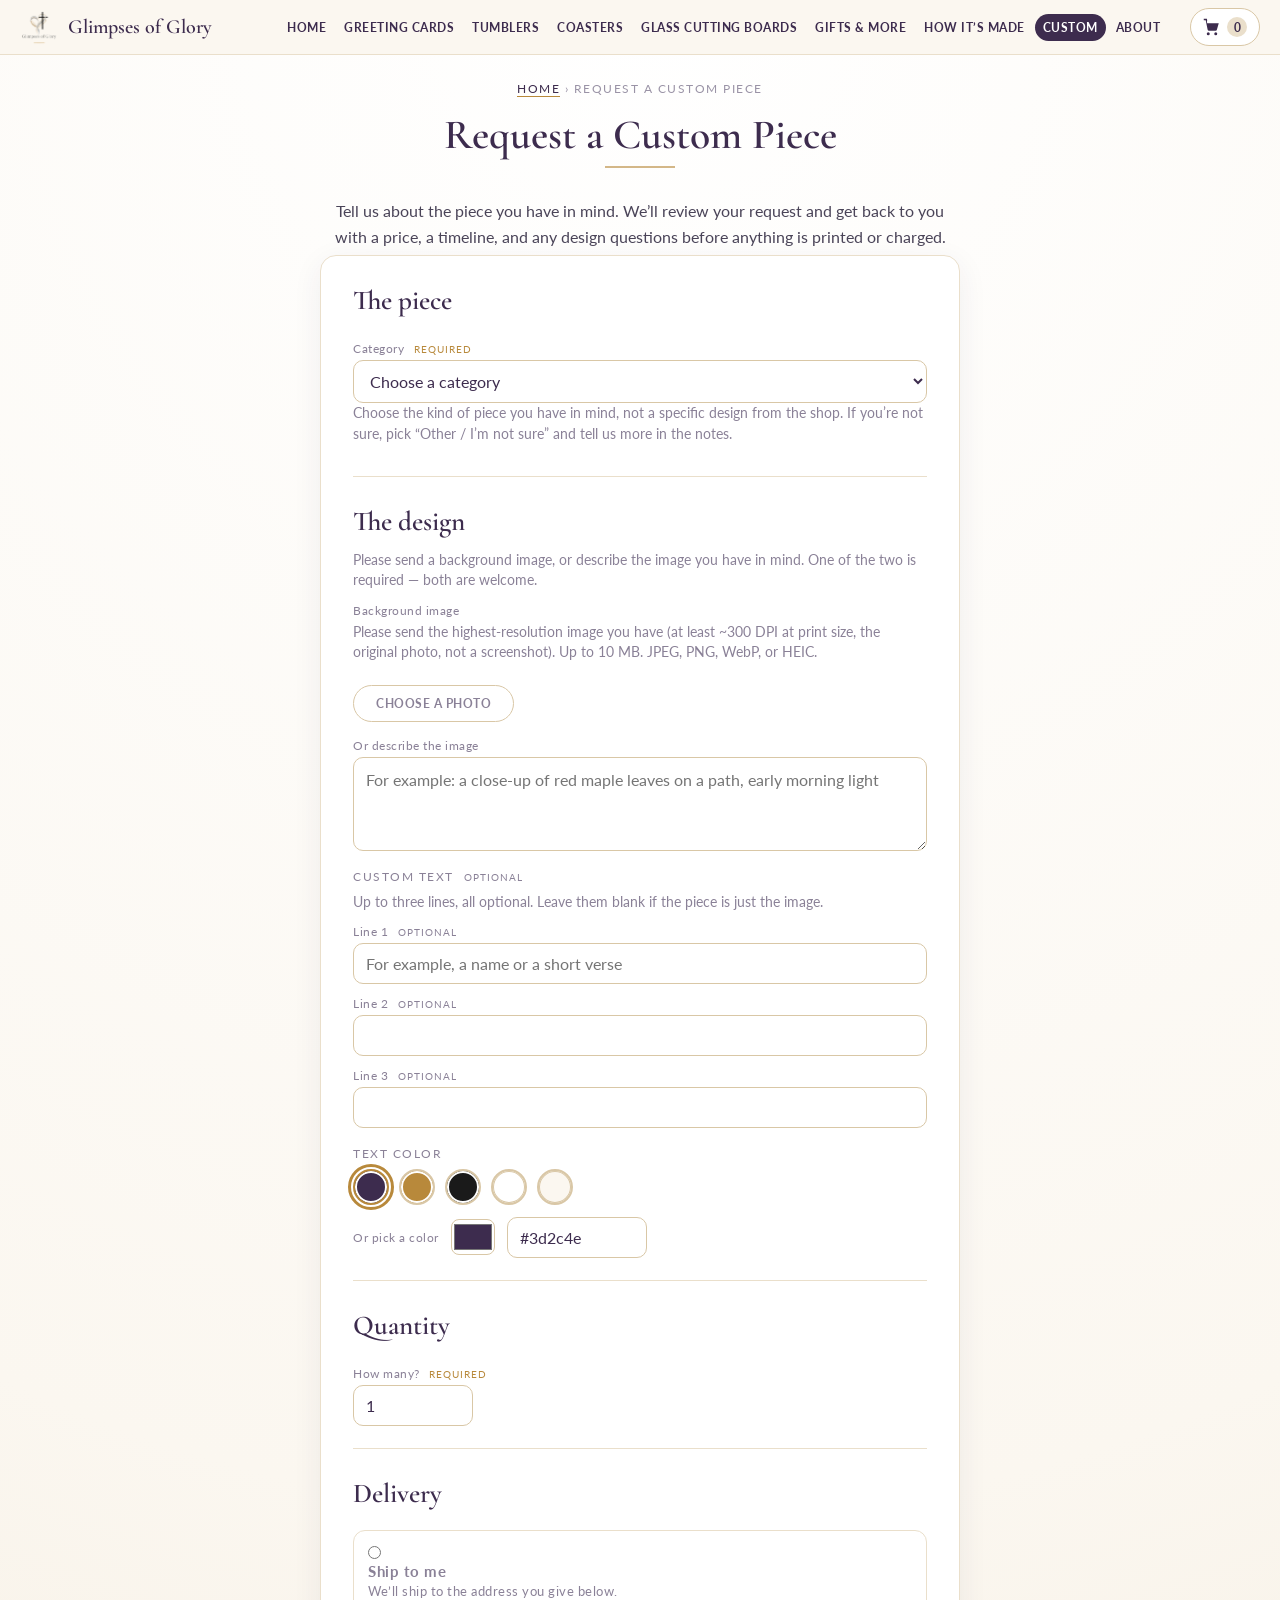
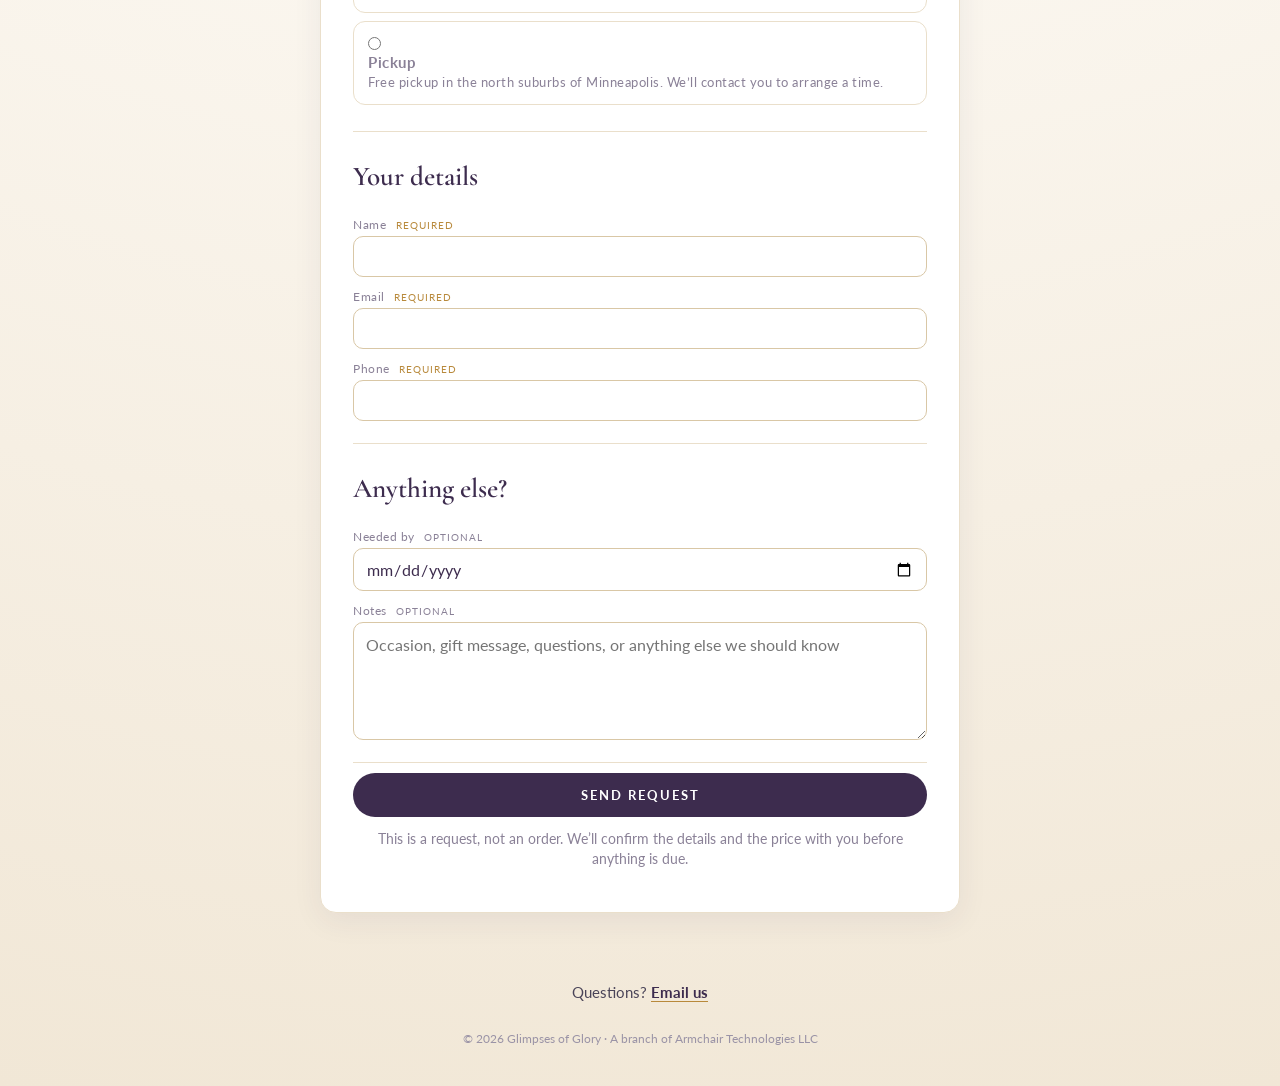
<file: custom.html>
<!DOCTYPE html>
<html lang="en">
<head>
<meta charset="utf-8">
<meta name="viewport" content="width=device-width, initial-scale=1">
<title>Request a Custom Piece | Glimpses of Glory</title>
<meta name="description" content="Request a custom Glimpses of Glory piece: choose a product, share a photo or a description, and tell us the text and colors you have in mind.">
<link rel="canonical" href="https://glimpsesofglory.shop/custom.html">
<meta property="og:type" content="website">
<meta property="og:site_name" content="Glimpses of Glory">
<meta property="og:title" content="Request a Custom Piece | Glimpses of Glory">
<meta property="og:description" content="Request a custom Glimpses of Glory piece: choose a product, share a photo or a description, and tell us the text and colors you have in mind.">
<meta property="og:url" content="https://glimpsesofglory.shop/custom.html">
<meta property="og:image" content="https://glimpsesofglory.shop/logo.png">
<meta name="twitter:card" content="summary_large_image">
<link rel="icon" href="logo.png">
<link href="https://fonts.googleapis.com/css2?family=Cormorant+Garamond:ital,wght@0,500;0,600;1,500&family=Lato:wght@400;700&display=swap" rel="stylesheet">
<link rel="stylesheet" href="assets/shop.css">
<link rel="stylesheet" href="assets/custom.css">
</head>
<body data-page="static">
  <div class="topbar">
    <div class="in">
      <a class="brand" href="./"><img src="logo.png" alt="" width="38" height="35"><span>Glimpses of Glory</span></a>
      <button type="button" class="menu-btn" aria-expanded="false" aria-controls="sitenav"><span class="bars" aria-hidden="true"></span>Menu</button>
      <nav class="sitenav" id="sitenav" aria-label="Shop">
        <ul>
        <li><a href="./">Home</a></li>
        <li><a href="greeting-cards/">Greeting Cards</a></li>
        <li><a href="tumblers/">Tumblers</a></li>
        <li><a href="coasters/">Coasters</a></li>
        <li><a href="cutting-boards/">Glass Cutting Boards</a></li>
        <li><a href="gifts/">Gifts &amp; More</a></li>
        <li><a href="how-its-made/">How It&rsquo;s Made</a></li>
        <li><a href="custom.html" aria-current="page">Custom</a></li>
        <li><a href="./#about">About</a></li>
        </ul>
      </nav>
    </div>
  </div>
  <main>
    <div class="pagehead">
      <div class="crumbs"><a href="./">Home</a> &rsaquo; Request a Custom Piece</div>
      <h1>Request a Custom Piece</h1>
      <div class="divider"></div>
      <p class="intro">Tell us about the piece you have in mind. We&rsquo;ll review your request and get back to you with a price, a timeline, and any design questions before anything is printed or charged.</p>
    </div>

    <div class="custom-wrap">
      <div class="custom-success thanks-card" id="custom-success" hidden>
        <p class="about-tagline">Your request is in, and we&rsquo;re grateful.</p>
        <p>Thank you. We&rsquo;ve received your custom request<span id="success-id-wrap"> (<span id="success-id"></span>)</span> and will be in touch by email to talk through the design, the price, and the timing.</p>
        <p>Questions in the meantime? <a href="mailto:hello@glimpsesofglory.shop">Email us</a>.</p>
        <p><a class="seeall" href="./">Keep browsing</a></p>
      </div>

      <form class="custom-form" id="custom-form" novalidate>
        <p class="custom-preselect" id="custom-preselect" hidden></p>

        <fieldset>
          <legend>The piece</legend>
          <label for="category">Category <span class="req">required</span></label>
          <select id="category" name="category" required>
            <option value="">Choose a category</option>
            <option value="coaster-round">Custom Coaster (Round)</option>
            <option value="coaster-square">Custom Coaster (Square)</option>
            <option value="tumbler">Custom Tumbler</option>
            <option value="cutting-board">Custom Cutting Board</option>
            <option value="greeting-card">Custom Greeting Card</option>
            <option value="gift">Custom Gift</option>
            <option value="other">Other / I&rsquo;m not sure</option>
          </select>
          <p class="field-note" id="category-note">Choose the kind of piece you have in mind, not a specific design from the shop. If you&rsquo;re not sure, pick &ldquo;Other / I&rsquo;m not sure&rdquo; and tell us more in the notes.</p>
        </fieldset>

        <fieldset>
          <legend>The design</legend>
          <p class="field-note intro-note">Please send a background image, or describe the image you have in mind. One of the two is required &mdash; both are welcome.</p>

          <div class="upload">
            <label for="image">Background image</label>
            <p class="field-note">Please send the highest-resolution image you have (at least ~300 DPI at print size, the original photo, not a screenshot). Up to 10&nbsp;MB. JPEG, PNG, WebP, or HEIC.</p>
            <input type="file" id="image" name="image" accept="image/jpeg,image/png,image/webp,image/heic,image/heif,image/gif,image/tiff,.jpg,.jpeg,.png,.webp,.heic,.heif,.gif,.tif,.tiff">
            <label class="upload-btn" for="image">Choose a photo</label>
            <div class="image-meta" id="image-meta" hidden>
              <img id="image-preview" alt="Preview of the photo you selected">
              <div>
                <p id="image-info"></p>
                <p class="px" id="image-pixels" aria-live="polite"></p>
                <button type="button" class="linkish" id="image-clear">Remove photo</button>
              </div>
            </div>
          </div>

          <label for="imageDesc">Or describe the image</label>
          <textarea id="imageDesc" name="imageDesc" rows="3" maxlength="1000" placeholder="For example: a close-up of red maple leaves on a path, early morning light"></textarea>

          <div class="text-lines">
            <p class="subhead">Custom text <span class="opt">optional</span></p>
            <p class="field-note">Up to three lines, all optional. Leave them blank if the piece is just the image.</p>
            <label for="text1">Line 1 <span class="opt">optional</span></label>
            <input type="text" id="text1" name="text1" maxlength="80" placeholder="For example, a name or a short verse">
            <label for="text2">Line 2 <span class="opt">optional</span></label>
            <input type="text" id="text2" name="text2" maxlength="80">
            <label for="text3">Line 3 <span class="opt">optional</span></label>
            <input type="text" id="text3" name="text3" maxlength="80">
          </div>

          <div class="color-block">
            <p class="subhead" id="color-label">Text color</p>
            <div class="swatches" role="radiogroup" aria-labelledby="color-label">
              <button type="button" class="swatch" data-color="#3d2c4e" data-name="Deep plum" aria-label="Deep plum" title="Deep plum"></button>
              <button type="button" class="swatch" data-color="#b8893b" data-name="Gold" aria-label="Gold" title="Gold"></button>
              <button type="button" class="swatch" data-color="#1a1a1a" data-name="Black" aria-label="Black" title="Black"></button>
              <button type="button" class="swatch light" data-color="#ffffff" data-name="White" aria-label="White" title="White"></button>
              <button type="button" class="swatch light" data-color="#fbf7f0" data-name="Cream" aria-label="Cream" title="Cream"></button>
            </div>
            <div class="color-custom">
              <label for="textColorPicker">Or pick a color</label>
              <input type="color" id="textColorPicker" value="#3d2c4e" aria-label="Custom text color">
              <input type="text" id="textColor" name="textColor" value="#3d2c4e" maxlength="40" spellcheck="false" aria-label="Text color value">
            </div>
          </div>
        </fieldset>

        <fieldset>
          <legend>Quantity</legend>
          <label for="quantity">How many? <span class="req">required</span></label>
          <input type="number" id="quantity" name="quantity" min="1" max="99" value="1" inputmode="numeric" required>
        </fieldset>

        <fieldset>
          <legend>Delivery</legend>
          <div class="choice" role="radiogroup" aria-label="Delivery">
            <label class="choice-card">
              <input type="radio" name="delivery" id="delivery-ship" value="Ship">
              <span><b>Ship to me</b><small>We&rsquo;ll ship to the address you give below.</small></span>
            </label>
            <label class="choice-card">
              <input type="radio" name="delivery" id="delivery-pickup" value="Pickup">
              <span><b>Pickup</b><small>Free pickup in the north suburbs of Minneapolis. We&rsquo;ll contact you to arrange a time.</small></span>
            </label>
          </div>
        </fieldset>

        <fieldset>
          <legend>Your details</legend>
          <label for="name">Name <span class="req">required</span></label>
          <input type="text" id="name" name="name" maxlength="80" autocomplete="name" required>

          <label for="email">Email <span class="req">required</span></label>
          <input type="email" id="email" name="email" maxlength="120" autocomplete="email" required>

          <label for="phone">Phone <span class="req">required</span></label>
          <input type="tel" id="phone" name="phone" maxlength="40" autocomplete="tel" required>

          <div id="address-wrap" hidden>
            <p class="subhead">Shipping address <span class="req">required</span></p>
            <label for="street">Street address <span class="req">required</span></label>
            <input type="text" id="street" name="street" maxlength="120" autocomplete="address-line1">

            <div class="addr-row">
              <div>
                <label for="city">City <span class="req">required</span></label>
                <input type="text" id="city" name="city" maxlength="80" autocomplete="address-level2">
              </div>
              <div>
                <label for="state">State <span class="req">required</span></label>
                <select id="state" name="state" autocomplete="address-level1">
                  <option value="">Select</option>
                </select>
              </div>
              <div>
                <label for="zip">ZIP <span class="req">required</span></label>
                <input type="text" id="zip" name="zip" maxlength="10" inputmode="numeric" autocomplete="postal-code">
              </div>
            </div>
          </div>
        </fieldset>

        <fieldset>
          <legend>Anything else?</legend>
          <label for="neededBy">Needed by <span class="opt">optional</span></label>
          <input type="date" id="neededBy" name="neededBy">
          <label for="notes">Notes <span class="opt">optional</span></label>
          <textarea id="notes" name="notes" rows="4" maxlength="2000" placeholder="Occasion, gift message, questions, or anything else we should know"></textarea>
        </fieldset>

        <!-- Honeypot: leave empty. Hidden from people, not from simple bots. -->
        <div class="hp" aria-hidden="true">
          <label for="website">Website</label>
          <input type="text" id="website" name="website" tabindex="-1" autocomplete="off">
        </div>

        <p class="custom-err" id="custom-err" role="alert" hidden></p>
        <button type="submit" class="btn" id="custom-submit">Send request</button>
        <p class="field-note submit-note">This is a request, not an order. We&rsquo;ll confirm the details and the price with you before anything is due.</p>
      </form>
    </div>
  </main>

  <div class="contact">Questions? <a href="mailto:hello@glimpsesofglory.shop">Email us</a></div>
  <footer>&copy; 2026 Glimpses of Glory &middot; A branch of Armchair Technologies LLC</footer>

<script src="assets/cart-config.js"></script>
<script src="assets/cart-rules.js"></script>
<script src="assets/cart.js"></script>
<script src="assets/shop.js"></script>
<script src="assets/custom-config.js"></script>
<script src="assets/custom.js"></script>
  <!-- Visitor stats (GoatCounter, free, no cookies): dashboard at https://glimpsesofglory.goatcounter.com -->
  <script data-goatcounter="https://glimpsesofglory.goatcounter.com/count" async src="//gc.zgo.at/count.js"></script>
</body>
</html>
</file>
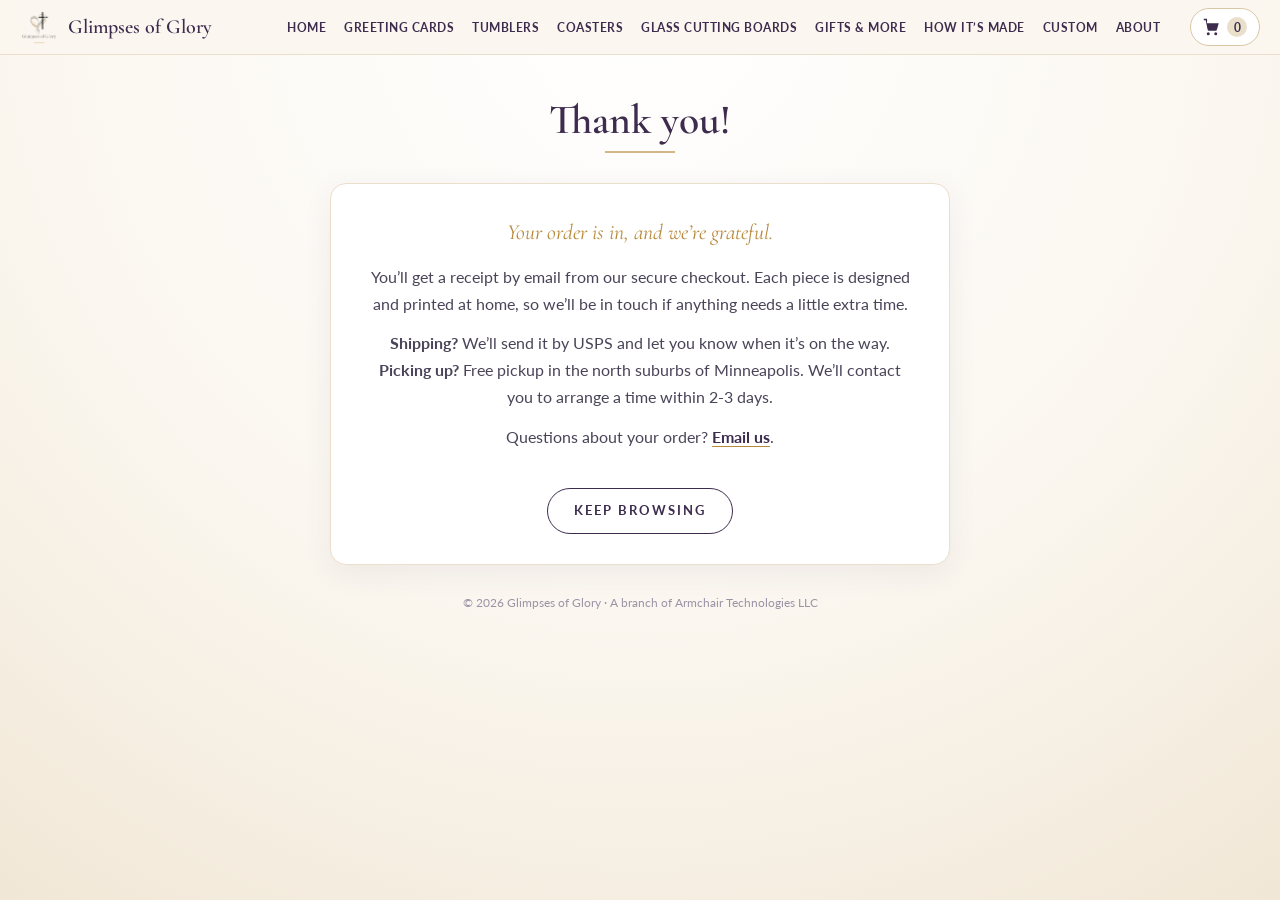
<file: thanks.html>
<!DOCTYPE html>
<html lang="en">
<head>
<meta charset="utf-8">
<meta name="viewport" content="width=device-width, initial-scale=1">
<title>Thank you | Glimpses of Glory</title>
<meta name="description" content="Thank you for your order from Glimpses of Glory.">
<meta name="robots" content="noindex">
<link rel="icon" href="logo.png">
<link href="https://fonts.googleapis.com/css2?family=Cormorant+Garamond:ital,wght@0,500;0,600;1,500&family=Lato:wght@400;700&display=swap" rel="stylesheet">
<link rel="stylesheet" href="assets/shop.css">
</head>
<body data-page="static" data-clear-cart>
  <div class="topbar">
    <div class="in">
      <a class="brand" href="./"><img src="logo.png" alt="" width="38" height="35"><span>Glimpses of Glory</span></a>
      <button type="button" class="menu-btn" aria-expanded="false" aria-controls="sitenav"><span class="bars" aria-hidden="true"></span>Menu</button>
      <nav class="sitenav" id="sitenav" aria-label="Shop">
        <ul>
        <li><a href="">Home</a></li>
        <li><a href="greeting-cards/">Greeting Cards</a></li>
        <li><a href="tumblers/">Tumblers</a></li>
        <li><a href="coasters/">Coasters</a></li>
        <li><a href="cutting-boards/">Glass Cutting Boards</a></li>
        <li><a href="gifts/">Gifts &amp; More</a></li>
        <li><a href="how-its-made/">How It&rsquo;s Made</a></li>
        <li><a href="custom.html">Custom</a></li>
        <li><a href="./#about">About</a></li>
        </ul>
      </nav>
    </div>
  </div>
  <main>
    <div class="pagehead">
      <h1>Thank you!</h1>
      <div class="divider"></div>
    </div>
    <div class="thanks-card">
      <p class="about-tagline">Your order is in, and we&rsquo;re grateful.</p>
      <p>You&rsquo;ll get a receipt by email from our secure checkout. Each piece is designed and printed at home, so we&rsquo;ll be in touch if anything needs a little extra time.</p>
      <p><b>Shipping?</b> We&rsquo;ll send it by USPS and let you know when it&rsquo;s on the way.<br>
      <b>Picking up?</b> Free pickup in the north suburbs of Minneapolis. We&rsquo;ll contact you to arrange a time within 2-3 days.</p>
      <p>Questions about your order? <a href="mailto:hello@glimpsesofglory.shop">Email us</a>.</p>
      <p><a class="seeall" href="./">Keep browsing</a></p>
    </div>
  </main>

  <footer>&copy; 2026 Glimpses of Glory &middot; A branch of Armchair Technologies LLC</footer>

<script src="assets/cart-config.js"></script>
<script src="assets/cart-rules.js"></script>
<script src="assets/cart.js"></script>
<script src="assets/shop.js"></script>
  <script data-goatcounter="https://glimpsesofglory.goatcounter.com/count" async src="//gc.zgo.at/count.js"></script>
</body>
</html>
</file>
<file: assets/shop.css>
/* Glimpses of Glory: shared styles for the home page and every category page. */
:root { --cream:#fbf7f0; --gold:#b8893b; --deep:#3d2c4e; --text:#4a4458; }
* { box-sizing:border-box; margin:0; padding:0; }
html { scroll-behavior:smooth; }
body { font-family:'Lato',sans-serif; color:var(--text); text-align:center;
       background: radial-gradient(circle at 50% 0%, #fff 0%, var(--cream) 55%, #f1e7d6 100%); min-height:100vh; }
header { padding:40px 20px 10px; }
header img { width:220px; max-width:70%; height:auto; }
.tag { font-family:'Cormorant Garamond',serif; font-style:italic; font-size:1.3rem; color:var(--gold); margin-top:6px; }
h2.section { font-family:'Cormorant Garamond',serif; font-weight:600; font-size:2rem; color:var(--deep); margin:44px 0 6px; }
.divider { width:70px; height:2px; background:var(--gold); opacity:.6; margin:0 auto 30px; }
.grid { display:flex; flex-wrap:wrap; justify-content:center; gap:26px; max-width:1100px; margin:0 auto; padding:0 24px; }
.cat, .prod { flex:0 1 240px; background:#fff; border:1px solid #eadfcb; border-radius:16px; overflow:hidden; text-decoration:none; color:inherit;
       box-shadow:0 8px 30px rgba(61,44,78,.07); transition:transform .2s, box-shadow .2s; }
.cat:hover, .prod:hover { transform:translateY(-4px); box-shadow:0 14px 36px rgba(61,44,78,.13); }
.cat .img { aspect-ratio:1/1; background:url('../placeholder.jpg') center/cover; position:relative; }
.cat .img span { position:absolute; bottom:12px; left:50%; transform:translateX(-50%); background:rgba(255,255,255,.85);
                 padding:4px 12px; border-radius:999px; font-size:.7rem; letter-spacing:2px; text-transform:uppercase; color:var(--deep); white-space:nowrap; }
.cat h3, .prod h3 { font-family:'Cormorant Garamond',serif; font-weight:600; font-size:1.5rem; color:var(--deep); margin:16px 12px 4px; }
.cat p { font-size:.9rem; line-height:1.5; margin:0 18px 20px; }
.catsec { scroll-margin-top:16px; }
.catsec .intro { max-width:620px; margin:-18px auto 26px; padding:0 24px; font-size:.95rem; line-height:1.6; }
.prod { flex:0 1 260px; display:flex; flex-direction:column; text-align:center; }
.prod .photo { aspect-ratio:1/1; width:100%; object-fit:cover; display:block; background:#f4ede1; }
.prod .desc { font-size:.9rem; line-height:1.5; margin:4px 18px 12px; white-space:pre-line; }
.prod .meta { margin:0 18px 6px; }
.prod .price { font-family:'Cormorant Garamond',serif; font-weight:600; font-size:1.35rem; color:var(--gold); }
.prod .lead { font-size:.78rem; letter-spacing:1px; text-transform:uppercase; color:#8a8197; margin-top:2px; }
.prod .spacer { flex:1; }
.btn { display:inline-block; margin:12px auto 20px; padding:10px 28px; border-radius:999px; background:var(--deep); color:#fff;
       text-decoration:none; font-size:.8rem; letter-spacing:2px; text-transform:uppercase; font-weight:700; transition:background .2s; }
.btn:hover { background:var(--gold); }
.soon img { display:block; width:170px; height:170px; object-fit:cover; border-radius:12px; margin:2px auto 12px; background:#f4ede1; }
.soon { display:inline-block; padding:14px 26px; border:1px dashed #d9c7a6; border-radius:14px; background:rgba(255,255,255,.7);
        font-family:'Cormorant Garamond',serif; font-style:italic; font-size:1.2rem; color:var(--deep); }
.totop { display:block; margin:18px auto 0; font-size:.75rem; letter-spacing:2px; text-transform:uppercase; color:#9a93a6; text-decoration:none; }
.contact { margin:50px 0 0; font-size:.95rem; }
.contact a { color:var(--deep); font-weight:700; text-decoration:none; border-bottom:1px solid var(--gold); }
footer { margin:30px 0 40px; font-size:.75rem; color:#9a93a6; }
@media (max-width:560px) {
  .grid { gap:16px; padding:0 14px; }
  .cat { flex:0 1 calc(50% - 8px); }
  .cat h3 { font-size:1.2rem; margin:10px 8px 2px; }
  .cat p { display:none; }
  .cat .img span { font-size:.6rem; letter-spacing:1px; padding:3px 8px; }
  .prod { flex:1 1 100%; max-width:360px; }
  h2.section { font-size:1.7rem; margin-top:36px; }
}

/* ---- Product gallery ---- */
.prod .ph { display:block; position:relative; cursor:zoom-in; }
.prod .ph .views { position:absolute; bottom:10px; left:50%; transform:translateX(-50%); background:rgba(255,255,255,.88);
                   padding:4px 12px; border-radius:999px; font-size:.68rem; letter-spacing:1.5px; text-transform:uppercase; color:var(--deep); white-space:nowrap; }
.prod h3 a { color:inherit; text-decoration:none; }
.prod h3 a:hover, .prod h3 a:focus-visible { color:var(--gold); }
html.gal-lock, html.gal-lock body { overflow:hidden; }
.gal { position:fixed; inset:0; z-index:100; display:none; align-items:center; justify-content:center; padding:24px;
       background:rgba(43,31,56,.72); }
.gal.open { display:flex; }
.gal [hidden] { display:none !important; }
.gal .box { position:relative; width:100%; max-width:1060px; max-height:calc(100vh - 48px); overflow:auto; border-radius:18px;
            background:radial-gradient(circle at 30% 0%, #fff 0%, var(--cream) 60%, #f1e7d6 100%); box-shadow:0 24px 70px rgba(20,12,30,.45);
            display:grid; grid-template-columns:minmax(0,1.45fr) minmax(0,1fr); }
.gal .media { padding:22px 0 18px 22px; min-width:0; }
.gal .stage { position:relative; width:100%; aspect-ratio:1/1; max-height:calc(100vh - 230px); background:#f4ede1; border-radius:12px; overflow:hidden;
              touch-action:pan-y; }
.gal .stage img, .gal .stage video, .gal .stage iframe { position:absolute; inset:0; width:100%; height:100%; border:0; display:block; }
.gal .stage img, .gal .stage video { object-fit:contain; }
.gal .stage video, .gal .stage iframe { background:#1d1526; }
.gal .navb { position:absolute; top:50%; transform:translateY(-50%); width:44px; height:44px; border-radius:50%; border:1px solid #eadfcb;
             background:rgba(255,255,255,.92); color:var(--deep); font-size:1.5rem; line-height:1; cursor:pointer; z-index:2;
             box-shadow:0 4px 14px rgba(61,44,78,.18); display:flex; align-items:center; justify-content:center; padding-bottom:3px; }
.gal .navb:hover { background:var(--gold); color:#fff; }
.gal .prev { left:10px; } .gal .next { right:10px; }
.gal .cap { min-height:2.4em; margin:10px 0 4px; }
.gal .cap b { display:block; font-family:'Cormorant Garamond',serif; font-style:italic; font-weight:500; font-size:1.3rem; color:var(--deep); }
.gal .cap small { font-size:.7rem; letter-spacing:2px; text-transform:uppercase; color:#8a8197; }
.gal .thumbs { display:flex; justify-content:center; flex-wrap:wrap; gap:8px; }
.gal .thumb { position:relative; width:66px; height:66px; padding:0; border:2px solid transparent; border-radius:10px; overflow:hidden;
              background:#f4ede1; cursor:pointer; opacity:.75; transition:opacity .2s, border-color .2s; }
.gal .thumb:hover { opacity:1; }
.gal .thumb[aria-current="true"] { border-color:var(--gold); opacity:1; }
.gal .thumb img, .gal .thumb video { width:100%; height:100%; object-fit:cover; display:block; pointer-events:none; }
.gal .thumb.vid { background:#3d2c4e; }
.gal .thumb.vid::after { content:''; position:absolute; left:50%; top:50%; width:28px; height:28px; margin:-14px 0 0 -14px; border-radius:50%;
                        background:rgba(255,255,255,.92) url("data:image/svg+xml,%3Csvg xmlns='http://www.w3.org/2000/svg' viewBox='0 0 10 10'%3E%3Cpath d='M3.5 2.5v5l4-2.5z' fill='%233d2c4e'/%3E%3C/svg%3E") center/16px no-repeat;
                        box-shadow:0 2px 8px rgba(0,0,0,.3); }
.gal .info { padding:44px 30px 28px; display:flex; flex-direction:column; justify-content:center; }
.gal .info h2 { font-family:'Cormorant Garamond',serif; font-weight:600; font-size:2rem; line-height:1.15; color:var(--deep); }
.gal .info .divider { margin:14px auto 16px; }
.gal .info .price { font-family:'Cormorant Garamond',serif; font-weight:600; font-size:1.6rem; color:var(--gold); }
.gal .info .sku { font-size:.72rem; letter-spacing:.5px; color:#a59fb0; margin-top:6px; }
.gal .info .lead { font-size:.78rem; letter-spacing:1px; text-transform:uppercase; color:#8a8197; margin-top:2px; }
.gal .info .desc { font-size:.95rem; line-height:1.6; margin:14px 0 4px; white-space:pre-line; }
.gal .info .btn { margin:18px auto 6px; }
.gal .close { position:absolute; top:12px; right:12px; width:40px; height:40px; border-radius:50%; border:1px solid #eadfcb; background:#fff;
              color:var(--deep); font-size:1.5rem; line-height:1; cursor:pointer; z-index:3; padding-bottom:2px; }
.gal .close:hover { background:var(--gold); color:#fff; }
.gal button:focus-visible, .gal a:focus-visible, .prod a:focus-visible { outline:3px solid var(--gold); outline-offset:2px; }
@media (max-width:760px) {
  .gal { padding:0; }
  .gal .box { grid-template-columns:1fr; max-height:none; height:100%; border-radius:0; }
  .gal .media { padding:56px 12px 4px; }
  .gal .stage { max-height:none; }
  .gal .info { padding:10px 22px 30px; justify-content:flex-start; }
  .gal .info h2 { font-size:1.7rem; }
  .gal .navb { width:38px; height:38px; }
  .gal .thumb { width:56px; height:56px; }
}
@media (prefers-reduced-motion:reduce) { .cat, .prod, .gal .thumb { transition:none; } }

/* ---- Site nav (all pages) ---- */
.topbar { position:sticky; top:0; z-index:50; background:rgba(251,247,240,.94); border-bottom:1px solid #eadfcb;
          -webkit-backdrop-filter:blur(6px); backdrop-filter:blur(6px); }
.topbar .in { max-width:1100px; margin:0 auto; padding:8px 20px; display:flex; align-items:center; justify-content:space-between; gap:16px; }
.brand { display:flex; align-items:center; gap:10px; text-decoration:none; color:var(--deep); font-family:'Cormorant Garamond',serif;
         font-weight:600; font-size:1.25rem; white-space:nowrap; }
.brand img { width:38px; height:35px; object-fit:contain; }
.sitenav ul { list-style:none; display:flex; flex-wrap:wrap; justify-content:flex-end; gap:4px; }
.sitenav a { display:block; padding:8px 12px; border-radius:999px; font-size:.78rem; letter-spacing:1.2px; text-transform:uppercase;
             font-weight:700; color:var(--deep); text-decoration:none; white-space:nowrap; }
.sitenav a:hover { background:#f1e7d6; }
.sitenav a[aria-current="page"] { background:var(--deep); color:#fff; }
.menu-btn { display:none; align-items:center; gap:8px; padding:8px 14px; border:1px solid #d9c7a6; border-radius:999px; background:#fff;
            color:var(--deep); font:700 .78rem 'Lato',sans-serif; letter-spacing:1.2px; text-transform:uppercase; cursor:pointer; }
.menu-btn .bars, .menu-btn .bars::before, .menu-btn .bars::after { display:block; width:16px; height:2px; background:currentColor; border-radius:2px; position:relative; }
.menu-btn .bars::before, .menu-btn .bars::after { content:''; position:absolute; left:0; }
.menu-btn .bars::before { top:-5px; } .menu-btn .bars::after { top:5px; }
.menu-btn[aria-expanded="true"] .bars { background:transparent; }
.menu-btn[aria-expanded="true"] .bars::before { top:0; transform:rotate(45deg); }
.menu-btn[aria-expanded="true"] .bars::after { top:0; transform:rotate(-45deg); }
.topbar a:focus-visible, .menu-btn:focus-visible, .seeall:focus-visible, .crumbs a:focus-visible { outline:3px solid var(--gold); outline-offset:2px; }
@media (max-width:860px) {
  .js .menu-btn { display:inline-flex; }
  .js .sitenav { display:none; position:absolute; left:0; right:0; top:100%; background:var(--cream); border-bottom:1px solid #eadfcb;
                 box-shadow:0 14px 30px rgba(61,44,78,.12); padding:8px 16px 16px; }
  .js .sitenav.open { display:block; }
  .js .sitenav ul { flex-direction:column; align-items:stretch; }
  .js .sitenav a { padding:13px 16px; font-size:.85rem; text-align:left; border-bottom:1px solid #f1e7d6; border-radius:10px; }
  .sitenav ul { justify-content:center; }
  .topbar .in { flex-wrap:wrap; justify-content:space-between; }
}

/* ---- Home: "See all" link under a trimmed category ---- */
.seeall { display:inline-block; margin:26px auto 0; padding:11px 26px; border:1.5px solid var(--deep); border-radius:999px;
          color:var(--deep); text-decoration:none; font-size:.8rem; letter-spacing:2px; text-transform:uppercase; font-weight:700;
          transition:background .2s, color .2s; }
.seeall:hover { background:var(--deep); color:#fff; }
.seeall-wrap { margin-top:4px; }

/* ---- Category pages ---- */
.pagehead { padding:26px 20px 0; }
.crumbs { font-size:.75rem; letter-spacing:1.5px; text-transform:uppercase; color:#9a93a6; }
.crumbs a { color:var(--deep); text-decoration:none; border-bottom:1px solid var(--gold); }
.pagehead h1 { font-family:'Cormorant Garamond',serif; font-weight:600; font-size:2.6rem; color:var(--deep); margin:14px 0 6px; }
.pagehead .intro { max-width:620px; margin:0 auto 6px; font-size:1rem; line-height:1.6; }
.pagehead .count { font-size:.75rem; letter-spacing:2px; text-transform:uppercase; color:var(--gold); margin-bottom:28px; min-height:1em; }
.notice { max-width:560px; margin:30px auto 0; padding:16px 22px; border:1px dashed #d9c7a6; border-radius:14px; background:rgba(255,255,255,.7);
          font-size:.95rem; line-height:1.6; }
.notice a { color:var(--deep); font-weight:700; text-decoration:none; border-bottom:1px solid var(--gold); }
.loading { color:#9a93a6; font-style:italic; font-family:'Cormorant Garamond',serif; font-size:1.2rem; padding:30px 0; }
.more h2.section { font-size:1.6rem; margin-top:60px; }
.more .cat { flex-basis:190px; }
.more .cat h3 { font-size:1.25rem; margin-bottom:14px; }
.more .cat p { display:none; }
@media (max-width:560px) {
  .pagehead h1 { font-size:2.1rem; }
  .brand span { font-size:1.1rem; }
  .more .cat { flex:0 1 calc(50% - 8px); }
}
.catsec { scroll-margin-top:70px; }
.catsec h2.section a { color:inherit; text-decoration:none; } .catsec h2.section a:hover { color:var(--gold); }
/* Home: room for the 4 preview products in one row, and all 5 category tiles in one row on wide screens */
.catsec .grid { max-width:1200px; }
#cats { max-width:1400px; }

/* ---- Home: About card ---- */
.about { scroll-margin-top:70px; }
.about-card { max-width:720px; margin:0 auto; padding:30px 34px; background:#fff; border:1px solid #eadfcb; border-radius:16px;
              box-shadow:0 8px 30px rgba(61,44,78,.07); font-size:1rem; line-height:1.7; text-align:center; }
.about-card p + p { margin-top:14px; }
.about-card .about-soon { font-family:'Cormorant Garamond',serif; font-style:italic; font-size:1.25rem; color:#9a93a6; }
.about-card .about-tagline { font-family:'Cormorant Garamond',serif; font-style:italic; font-size:1.35rem; color:var(--gold); margin:0 0 18px; }
.about-card .about-verse { margin:0 0 22px; padding:16px 18px; background:rgba(251,247,240,.85); border-left:3px solid var(--gold); border-radius:0 10px 10px 0; text-align:left; }
.about-card .about-verse p { margin:0; font-family:'Cormorant Garamond',serif; font-style:italic; font-size:1.2rem; color:var(--deep); line-height:1.55; }
.about-card .about-verse cite { display:block; margin-top:8px; font-family:'Lato',sans-serif; font-style:normal; font-size:.75rem; letter-spacing:1.5px; text-transform:uppercase; color:#8a8197; }
.about-card .about-close { margin-top:20px; font-size:.95rem; color:var(--deep); }
.about-card .about-soli { font-family:'Cormorant Garamond',serif; font-style:italic; font-weight:600; font-size:1.15rem; color:var(--gold); }
.about-card .about-close cite { font-style:normal; color:#8a8197; }
.about-card .about-pillars { list-style:none; display:flex; flex-wrap:wrap; justify-content:center; gap:10px 18px; margin:22px 0 0; padding:18px 0 0; border-top:1px solid #eadfcb; }
.about-card .about-pillars li { font-size:.72rem; letter-spacing:1.5px; text-transform:uppercase; color:var(--deep); background:rgba(251,247,240,.9); border:1px solid #eadfcb; border-radius:999px; padding:6px 14px; }
@media (max-width:560px) {
  .about-card { margin:0 14px; padding:24px 22px; }
  .about-card .about-tagline { font-size:1.2rem; }
  .about-card .about-verse { text-align:center; border-left:0; border-top:3px solid var(--gold); border-radius:10px; }
  .about-card .about-pillars { gap:8px; }
}

/* ---- Real product without a photo yet: neutral placeholder (cards and gallery) ---- */
.nophoto { aspect-ratio:1/1; width:100%; display:flex; align-items:center; justify-content:center; background:#f4ede1;
           background:linear-gradient(160deg, #f8f2e8 0%, #efe4d2 100%); }
.nophoto span { font-family:'Cormorant Garamond',serif; font-style:italic; font-size:1.1rem; color:#9a8f80; letter-spacing:.3px; }
.gal .stage .nophoto { position:absolute; inset:0; height:100%; }
.gal .stage .nophoto span { font-size:1.4rem; }
.prod .ph { color:inherit; text-decoration:none; }

/* ---- "How it's made" links (category pages + product pop-up) ---- */
.howlink { margin:2px 0 10px; font-size:.85rem; }
.howlink a, .gal .info .howto { color:var(--deep); font-weight:700; text-decoration:none; border-bottom:1px solid var(--gold); }
.howlink a:hover, .gal .info .howto:hover { color:var(--gold); }
.gal .info .howto { display:inline-block; align-self:center; margin:6px auto 0; font-size:.85rem; }

/* ---- How It's Made page ---- */
.hm { max-width:1000px; margin:0 auto; padding:0 20px; }
.hm-intro { max-width:680px; margin:0 auto; font-size:1.05rem; line-height:1.75; }
.hm-intro p + p { margin-top:14px; }
.hm-intro p:first-child { font-family:'Cormorant Garamond',serif; font-size:1.45rem; line-height:1.45; color:var(--deep); font-style:italic; }
.hm-jump { display:flex; flex-wrap:wrap; justify-content:center; gap:8px; margin:30px auto 10px; }
.hm-jump a { padding:8px 16px; border:1px solid #d9c7a6; border-radius:999px; background:#fff; color:var(--deep); text-decoration:none;
             font-size:.75rem; letter-spacing:1.2px; text-transform:uppercase; font-weight:700; }
.hm-jump a:hover { background:var(--deep); color:#fff; }
.hm-note { max-width:720px; margin:30px auto 10px; padding:22px 28px; border:1px dashed #d9c7a6; border-radius:16px; background:rgba(255,255,255,.7);
           line-height:1.7; font-size:.98rem; }
.hm-note h2 { font-family:'Cormorant Garamond',serif; font-weight:600; font-size:1.5rem; color:var(--deep); margin-bottom:6px; }
.hm-sec { display:grid; grid-template-columns:minmax(0,300px) minmax(0,1fr); gap:34px; align-items:center; text-align:left; margin:40px auto 0;
          padding:28px; background:#fff; border:1px solid #eadfcb; border-radius:16px; box-shadow:0 8px 30px rgba(61,44,78,.07); scroll-margin-top:80px; }
.hm-sec:nth-of-type(even) { grid-template-columns:minmax(0,1fr) minmax(0,300px); }
.hm-sec:nth-of-type(even) img { order:2; }
.hm-sec img { width:100%; height:auto; aspect-ratio:1/1; object-fit:cover; border-radius:12px; background:#f4ede1; display:block; }
.hm-sec h2 { font-family:'Cormorant Garamond',serif; font-weight:600; font-size:2rem; color:var(--deep); margin-bottom:10px; }
.hm-sec p { line-height:1.75; font-size:1rem; }
.hm-sec p + p { margin-top:12px; }
.hm-sec .care { font-size:.8rem; letter-spacing:1.2px; text-transform:uppercase; color:#8a8197; }
.hm-sec .seeall { margin-top:18px; }
.hm-close { max-width:640px; margin:46px auto 10px; font-family:'Cormorant Garamond',serif; font-style:italic; font-size:1.45rem; line-height:1.5; color:var(--deep); }
.hm-jump a:focus-visible { outline:3px solid var(--gold); outline-offset:2px; }
@media (max-width:760px) {
  .hm { padding:0 14px; }
  .hm-sec, .hm-sec:nth-of-type(even) { grid-template-columns:1fr; gap:18px; padding:20px; text-align:center; }
  .hm-sec:nth-of-type(even) img { order:0; }
  .hm-sec img { max-width:320px; margin:0 auto; }
  .hm-note { padding:18px 20px; }
}
.gal .info .howto[hidden] { display:none; }

/* ---- Nav: room for "How It's Made" on one line on desktop ---- */
@media (min-width:861px) {
  .topbar .in { max-width:1280px; }
  .sitenav ul { gap:2px; }
  .sitenav a { padding:8px 10px; letter-spacing:1px; }
}
@media (min-width:861px) and (max-width:1180px) {
  .sitenav a { padding:7px 8px; font-size:.72rem; letter-spacing:.6px; }
  .brand span { font-size:1.1rem; }
}

/* ---- About card: red maple-leaf corner accents (from Gladys's flyer photo) ---- */
.about-card.has-leaves { position:relative; overflow:hidden; padding-top:52px; padding-bottom:48px; }
.about-card.has-leaves > :not(.about-leaves) { position:relative; z-index:1; }
.about-leaves { position:absolute; z-index:0; pointer-events:none; height:auto; }
.about-leaves.tl { top:0; left:0; width:130px; opacity:.9; }
.about-leaves.br { bottom:0; right:0; width:100px; transform:rotate(180deg); opacity:.7; }
@media (max-width:560px) {
  .about-card.has-leaves { padding-top:84px; padding-bottom:64px; }
  .about-leaves.tl { width:84px; } .about-leaves.br { width:64px; }
}

/* ---- Cart (assets/cart.js; on/off in assets/cart-config.js) ---- */
.cart-btn { display:inline-flex; align-items:center; gap:6px; margin-left:auto; padding:8px 14px; border:1px solid #d9c7a6; border-radius:999px;
            background:#fff; color:var(--deep); font:700 .78rem 'Lato',sans-serif; letter-spacing:1.2px; text-transform:uppercase; cursor:pointer; }
.cart-btn .count { min-width:20px; height:20px; padding:0 6px; border-radius:999px; background:#eadfcb; color:var(--deep); font-size:.72rem;
                   display:inline-flex; align-items:center; justify-content:center; letter-spacing:0; }
.cart-btn.has .count { background:var(--gold); color:#fff; }
.cart-btn:hover { background:#f1e7d6; }
.cart-btn:focus-visible { outline:3px solid var(--gold); outline-offset:2px; }
.cart-btn.bump { animation:cartbump .45s ease; }
@keyframes cartbump { 40% { transform:scale(1.12); } }
@media (min-width:861px) { .topbar .in { justify-content:flex-start; } .topbar .sitenav { margin-left:auto; } .cart-btn { margin-left:6px; order:3; } }
@media (max-width:860px) { .cart-btn { margin-left:auto; } .cart-btn .lbl { display:none; } }
.prod .buy { display:flex; flex-direction:column; align-items:center; margin:8px 0 18px; }
.prod .buy .btn, .gal .info .btn.add { margin:4px auto 6px; border:0; cursor:pointer; font-family:'Lato',sans-serif; }
.orderalt { font-size:.75rem; color:#8a8197; text-decoration:none; border-bottom:1px solid #d9c7a6; }
.orderalt:hover { color:var(--deep); }
.gal .info .orderalt { align-self:center; margin:2px auto 8px; }
.gal .info .qtypick { display:inline-flex; align-items:center; gap:8px; align-self:center; margin-top:14px; font-size:.8rem; letter-spacing:1px; text-transform:uppercase; color:#8a8197; }
.gal .info .qtypick input { width:64px; padding:6px 8px; border:1px solid #d9c7a6; border-radius:10px; font:inherit; text-align:center; color:var(--deep); background:#fff; }
.gal .info .deal { font-size:.85rem; color:var(--deep); margin-top:6px; }
html.cart-lock, html.cart-lock body { overflow:hidden; }
.cartdrawer { position:fixed; inset:0; z-index:120; }
.cartdrawer[hidden] { display:none; }
.cd-shade { position:absolute; inset:0; background:rgba(43,31,56,.55); opacity:0; transition:opacity .2s; }
.cd-panel { position:absolute; top:0; right:0; bottom:0; width:min(440px, 100%); display:flex; flex-direction:column; text-align:left;
            background:radial-gradient(circle at 30% 0%, #fff 0%, var(--cream) 60%, #f1e7d6 100%); box-shadow:-18px 0 50px rgba(20,12,30,.3);
            transform:translateX(100%); transition:transform .22s ease; }
.cartdrawer.open .cd-shade { opacity:1; } .cartdrawer.open .cd-panel { transform:none; }
.cd-head { display:flex; align-items:center; justify-content:space-between; padding:18px 20px 12px; border-bottom:1px solid #eadfcb; }
.cd-head h2 { font-family:'Cormorant Garamond',serif; font-weight:600; font-size:1.8rem; color:var(--deep); }
.cd-x { width:40px; height:40px; border-radius:50%; border:1px solid #eadfcb; background:#fff; color:var(--deep); font-size:1.5rem; cursor:pointer; }
.cd-x:hover { background:var(--gold); color:#fff; }
.cd-body { flex:1; overflow:auto; padding:8px 20px 12px; }
.cd-lines { list-style:none; }
.cd-line { display:grid; grid-template-columns:56px 1fr auto; gap:12px; align-items:start; padding:14px 0; border-bottom:1px solid #eadfcb; }
.cd-thumb { width:56px; height:56px; border-radius:10px; overflow:hidden; background:linear-gradient(160deg,#f8f2e8,#efe4d2); }
.cd-thumb img { width:100%; height:100%; object-fit:cover; display:block; }
.cd-name { font-family:'Cormorant Garamond',serif; font-weight:600; font-size:1.15rem; color:var(--deep); line-height:1.2; }
.cd-each { font-size:.8rem; color:#8a8197; margin-top:2px; }
.cd-qty { display:flex; align-items:center; gap:6px; margin-top:8px; }
.cd-qty button { width:30px; height:30px; border-radius:50%; border:1px solid #d9c7a6; background:#fff; color:var(--deep); font-size:1rem; cursor:pointer; }
.cd-qty button:hover { background:#f1e7d6; }
.cd-qty input { width:46px; height:30px; border:1px solid #d9c7a6; border-radius:8px; text-align:center; font:inherit; color:var(--deep); background:#fff; -moz-appearance:textfield; }
.cd-qty input::-webkit-inner-spin-button { -webkit-appearance:none; }
.cd-qty .cd-rm { width:auto; height:auto; border:0; background:none; padding:4px 6px; font-size:.75rem; color:#8a8197; text-decoration:underline; border-radius:6px; }
.cd-lt { font-family:'Cormorant Garamond',serif; font-weight:600; font-size:1.15rem; color:var(--gold); }
.cd-empty { padding:30px 0; font-family:'Cormorant Garamond',serif; font-style:italic; font-size:1.2rem; color:#9a93a6; text-align:center; }
.cd-hints p { margin:12px 0 0; padding:9px 12px; background:rgba(255,255,255,.75); border:1px dashed #d9c7a6; border-radius:10px; font-size:.85rem; color:var(--deep); }
.cd-ful { border:0; margin:18px 0 0; }
.cd-ful legend { font-size:.75rem; letter-spacing:1.5px; text-transform:uppercase; color:#8a8197; margin-bottom:8px; }
.cd-ful > label { display:flex; gap:10px; align-items:flex-start; padding:10px 12px; margin-bottom:8px; background:#fff; border:1px solid #eadfcb; border-radius:12px; cursor:pointer; }
.cd-ful > label:has(input:checked) { border-color:var(--gold); box-shadow:0 0 0 1px var(--gold); }
.cd-ful input[type=radio] { margin-top:4px; accent-color:var(--deep); }
.cd-ful b { display:block; color:var(--deep); font-size:.95rem; }
.cd-ful small { display:block; font-size:.8rem; color:#8a8197; line-height:1.45; margin-top:2px; }
.cd-pk { display:grid; gap:8px; padding:4px 2px 0; }
.cd-pk[hidden] { display:none; }
.cd-pk label { font-size:.78rem; color:#8a8197; letter-spacing:.5px; }
.cd-pk input { display:block; width:100%; margin-top:4px; padding:9px 11px; border:1px solid #d9c7a6; border-radius:10px; font:1rem 'Lato',sans-serif; color:var(--deep); background:#fff; }
.cd-sum { margin:16px 0 0; padding:12px 0 0; border-top:1px solid #eadfcb; }
.cd-sum div { display:flex; justify-content:space-between; padding:4px 0; font-size:.95rem; }
.cd-sum .disc dd { color:#3f7a4a; font-weight:700; }
.cd-sum .tot { margin-top:6px; padding-top:10px; border-top:1px solid #eadfcb; font-weight:700; color:var(--deep); font-size:1.05rem; }
.cd-sum .tot dd { font-family:'Cormorant Garamond',serif; font-size:1.45rem; color:var(--gold); }
.cd-note { font-size:.78rem; color:#8a8197; margin-top:8px; }
.cd-err { color:#a2242f; font-size:.88rem; margin-top:10px; min-height:1px; }
.cd-foot { padding:12px 20px 18px; border-top:1px solid #eadfcb; display:flex; flex-direction:column; align-items:center; gap:4px; background:rgba(251,247,240,.9); }
.cd-foot .btn { width:100%; margin:0 0 6px; border:0; cursor:pointer; padding:14px 28px; font-family:'Lato',sans-serif; }
.cd-foot .btn:disabled { opacity:.5; cursor:not-allowed; }
.cd-mail { font-size:.78rem; color:#8a8197; }
.cart-toast { position:fixed; left:50%; bottom:24px; transform:translate(-50%, 20px); z-index:130; padding:10px 18px; border-radius:999px; background:var(--deep); color:#fff;
              font-size:.85rem; box-shadow:0 10px 30px rgba(20,12,30,.3); opacity:0; pointer-events:none; transition:opacity .2s, transform .2s; max-width:calc(100% - 32px); }
.cart-toast.show { opacity:1; transform:translate(-50%, 0); }
.thanks-card { max-width:620px; margin:0 auto; padding:30px 34px; background:#fff; border:1px solid #eadfcb; border-radius:16px; box-shadow:0 8px 30px rgba(61,44,78,.07); line-height:1.7; }
.thanks-card p + p { margin-top:12px; }
@media (prefers-reduced-motion:reduce) { .cd-panel, .cd-shade, .cart-toast { transition:none; } .cart-btn.bump { animation:none; } }
.thanks-card .about-tagline { font-family:"Cormorant Garamond",serif; font-style:italic; font-size:1.35rem; color:var(--gold); }
html.cart-lock .cart-toast { bottom:120px; }
@media (min-width:861px) and (max-width:1440px) { .cart-btn { padding:8px 12px; } .cart-btn .lbl { display:none; } }
@media (max-width:860px) { .topbar .in { flex-wrap:nowrap; gap:8px; } .cart-btn { order:2; padding:7px 10px; } .menu-btn { order:3; } }
@media (max-width:420px) { .brand { gap:6px; } .brand span { font-size:1rem; } .menu-btn { padding:8px 10px; gap:6px; } .topbar .in { padding:8px 12px; } }
@media (max-width:340px) { .menu-btn { font-size:0; gap:0; } }
.thanks-card a:not(.seeall) { color:var(--deep); font-weight:700; text-decoration:none; border-bottom:1px solid var(--gold); }
@media (max-width:560px) { .thanks-card { margin:0 14px; padding:24px 22px; } }

/* ---- Custom request entry point (custom.html) ---- */
.customlink { display:inline-block; margin:0 auto 18px; font-size:.75rem; color:var(--deep); font-weight:700;
              text-decoration:none; border-bottom:1px solid var(--gold); }
.customlink:hover { color:var(--gold); }
.prod .buy + .customlink { margin-top:-8px; }
.gal .info .customlink { align-self:center; margin:8px auto 6px; }
.customlink:focus-visible { outline:3px solid var(--gold); outline-offset:2px; }


/* Extra nav item ("Custom"): give the bar more room so About stays on one line. */
@media (min-width:861px) {
  .topbar .in { max-width:1520px; }
}
@media (min-width:861px) and (max-width:1600px) {
  .sitenav a { padding:7px 8px; font-size:.72rem; letter-spacing:.5px; }
}


/* With the added Custom nav item, the links no longer fit on one line below ~1180px.
   Use the Menu button in that range so About does not wrap under Custom. */
@media (max-width:1179px) {
  .js .menu-btn { display:inline-flex; }
  .js .sitenav { display:none; position:absolute; left:0; right:0; top:100%; background:var(--cream); border-bottom:1px solid #eadfcb;
                 box-shadow:0 14px 30px rgba(61,44,78,.12); padding:8px 16px 16px; }
  .js .sitenav.open { display:block; }
  .js .sitenav ul { flex-direction:column; align-items:stretch; justify-content:center; }
  .js .sitenav a { padding:13px 16px; font-size:.85rem; letter-spacing:1.2px; text-align:left; border-bottom:1px solid #f1e7d6; border-radius:10px; }
  .topbar .in { flex-wrap:nowrap; justify-content:flex-start; gap:8px; }
  .topbar .sitenav { margin-left:0; }
  .cart-btn { margin-left:auto; order:2; padding:7px 10px; }
  .cart-btn .lbl { display:none; }
  .menu-btn { order:3; }
}


/* Category-page entry point for a custom piece (not per product). */
.custom-banner { max-width:620px; margin:10px auto 8px; padding:12px 18px; background:#fff; border:1px solid #eadfcb;
                 border-radius:12px; font-size:.95rem; line-height:1.55; color:var(--deep); box-shadow:0 8px 30px rgba(61,44,78,.05); }
.custom-banner a { color:var(--deep); font-weight:700; text-decoration:none; border-bottom:1px solid var(--gold); white-space:nowrap; }
.custom-banner a:hover { color:var(--gold); }
.custom-banner a:focus-visible { outline:3px solid var(--gold); outline-offset:2px; }
</file>
<file: assets/custom.css>
/* Glimpses of Glory: "Request a custom piece" form (custom.html). */
.custom-wrap { max-width: 680px; margin: 0 auto 20px; padding: 0 20px 20px; text-align: left; }
.custom-form, .custom-wrap .thanks-card { background: #fff; border: 1px solid #eadfcb; border-radius: 16px;
  box-shadow: 0 8px 30px rgba(61,44,78,.07); }
.custom-form { padding: 28px 32px 32px; }
.custom-preselect { margin: 0 0 18px; padding: 10px 14px; background: rgba(251,247,240,.9); border: 1px solid #eadfcb;
  border-radius: 12px; font-family: 'Cormorant Garamond', serif; font-style: italic; font-size: 1.2rem; color: var(--deep); }
.custom-form fieldset { border: 0; margin: 0 0 28px; padding: 0 0 22px; border-bottom: 1px solid #eadfcb; }
.custom-form fieldset:last-of-type { margin-bottom: 10px; }
.custom-form legend { font-family: 'Cormorant Garamond', serif; font-weight: 600; font-size: 1.7rem; color: var(--deep);
  margin: 0 0 12px; padding: 0; }
.custom-form .subhead { font-size: .75rem; letter-spacing: 1.5px; text-transform: uppercase; color: #8a8197; margin: 18px 0 8px; }
.custom-form label { display: block; font-size: .78rem; letter-spacing: .5px; color: #8a8197; margin: 12px 0 4px; }
.custom-form .req, .custom-form .opt { letter-spacing: 1px; text-transform: uppercase; font-size: .65rem; margin-left: 6px; }
.custom-form .req { color: var(--gold); }
.custom-form input[type=text],
.custom-form input[type=email],
.custom-form input[type=tel],
.custom-form input[type=number],
.custom-form input[type=date],
.custom-form select,
.custom-form textarea {
  display: block; width: 100%; padding: 10px 12px; border: 1px solid #d9c7a6; border-radius: 10px;
  font: 1rem 'Lato', sans-serif; color: var(--deep); background: #fff;
}
.custom-form textarea { resize: vertical; min-height: 4.5em; line-height: 1.5; }
.custom-form input:focus, .custom-form select:focus, .custom-form textarea:focus, .custom-form input[type=color]:focus {
  outline: 3px solid var(--gold); outline-offset: 2px; border-color: var(--gold);
}
.custom-form input.invalid, .custom-form select.invalid, .custom-form textarea.invalid { border-color: #a2242f; }
.field-note { font-size: .85rem; line-height: 1.5; color: #8a8197; margin: 0 0 10px; }
.field-note.intro-note { margin-top: 0; }
.submit-note { text-align: center; margin-top: 12px; }
.addr-row { display: grid; grid-template-columns: 1fr 110px 110px; gap: 12px; }
.addr-row label { margin-top: 12px; }
#quantity { max-width: 120px; }

.upload-btn { display: inline-block; margin: 6px 0 10px; padding: 10px 22px; border-radius: 999px; border: 1px solid #d9c7a6;
  background: #fff; color: var(--deep); font: 700 .78rem 'Lato', sans-serif; letter-spacing: 1.2px; text-transform: uppercase;
  cursor: pointer; }
.upload-btn:hover { background: #f1e7d6; }
#image { position: absolute; width: 1px; height: 1px; overflow: hidden; clip: rect(0 0 0 0); }
.image-meta { display: flex; gap: 14px; align-items: flex-start; margin: 8px 0 14px; padding: 12px; background: rgba(251,247,240,.9);
  border: 1px solid #eadfcb; border-radius: 12px; }
.image-meta img { width: 88px; height: 88px; object-fit: cover; border-radius: 10px; background: #f4ede1; }
.image-meta p { margin: 0; font-size: .9rem; color: var(--deep); line-height: 1.45; }
.image-meta .px { font-size: .8rem; color: #8a8197; margin-top: 4px; }
.linkish { margin-top: 8px; padding: 0; border: 0; background: none; color: var(--deep); font: 700 .8rem 'Lato', sans-serif;
  text-decoration: none; border-bottom: 1px solid var(--gold); cursor: pointer; }
.linkish:hover { color: var(--gold); }

.swatches { display: flex; flex-wrap: wrap; gap: 10px; margin: 8px 0 12px; }
.swatch { width: 36px; height: 36px; border-radius: 50%; border: 2px solid #d9c7a6; padding: 0; cursor: pointer;
  box-shadow: inset 0 0 0 2px #fff; }
.swatch[data-color="#3d2c4e"] { background: #3d2c4e; }
.swatch[data-color="#b8893b"] { background: #b8893b; }
.swatch[data-color="#1a1a1a"] { background: #1a1a1a; }
.swatch[data-color="#ffffff"] { background: #fff; }
.swatch[data-color="#fbf7f0"] { background: #fbf7f0; }
.swatch.light { box-shadow: inset 0 0 0 1px #d9c7a6; }
.swatch[aria-checked="true"], .swatch:focus-visible { border-color: var(--gold); outline: 3px solid var(--gold); outline-offset: 2px; }
.color-custom { display: flex; flex-wrap: wrap; align-items: center; gap: 8px 12px; }
.color-custom label { margin: 0; }
.color-custom input[type=color] { width: 44px; height: 36px; padding: 0; border: 1px solid #d9c7a6; border-radius: 8px;
  background: #fff; cursor: pointer; }
.color-custom input[type=text] { width: 140px; }

.hp { position: absolute; left: -10000px; width: 1px; height: 1px; overflow: hidden; }
.custom-err { color: #a2242f; font-size: .9rem; margin: 0 0 12px; line-height: 1.45; }
.custom-form .btn { display: block; width: 100%; margin: 8px 0 0; padding: 14px 28px; border: 0; cursor: pointer;
  font-family: 'Lato', sans-serif; }
.custom-form .btn:disabled { opacity: .5; cursor: not-allowed; }
.custom-wrap .thanks-card { display: block; margin: 0; }
.custom-wrap .thanks-card[hidden], .custom-form[hidden], .custom-preselect[hidden], .image-meta[hidden], .custom-err[hidden] { display: none; }

/* Entry point on product cards and the product pop-up */
.customlink { display: inline-block; margin: 0 auto 18px; font-size: .75rem; color: var(--deep); font-weight: 700;
  text-decoration: none; border-bottom: 1px solid var(--gold); }
.customlink:hover { color: var(--gold); }
.prod .buy + .customlink { margin-top: -8px; }
.gal .info .customlink { align-self: center; margin: 8px auto 6px; }
.customlink:focus-visible { outline: 3px solid var(--gold); outline-offset: 2px; }

#shape-wrap[hidden], #address-wrap[hidden] { display: none; }
.choice { display: grid; gap: 8px; margin: 8px 0 4px; }
.choice.two { grid-template-columns: 1fr 1fr; }
.choice-card { display: flex; gap: 10px; align-items: flex-start; margin: 0 !important; padding: 12px 14px;
  background: #fff; border: 1px solid #eadfcb; border-radius: 12px; cursor: pointer;
  color: var(--deep); font-size: 1rem; letter-spacing: 0; text-transform: none; }
.choice-card:hover { background: rgba(251,247,240,.9); }
.choice-card:has(input:checked) { border-color: var(--gold); box-shadow: 0 0 0 1px var(--gold); }
.choice-card input { margin-top: 3px; accent-color: var(--deep); }
.choice-card b { display: block; font-size: .95rem; font-weight: 700; }
.choice-card small { display: block; font-size: .8rem; color: #8a8197; line-height: 1.45; margin-top: 2px; font-weight: 400; }

@media (max-width: 560px) {
  .custom-wrap { padding: 0 14px 14px; }
  .custom-form { padding: 22px 18px 26px; }
  .custom-form legend { font-size: 1.45rem; }
  .addr-row { grid-template-columns: 1fr; gap: 0; }
  .choice.two { grid-template-columns: 1fr; }
}

.custom-form label.upload-btn { display: inline-block; width: auto; }
</file>
